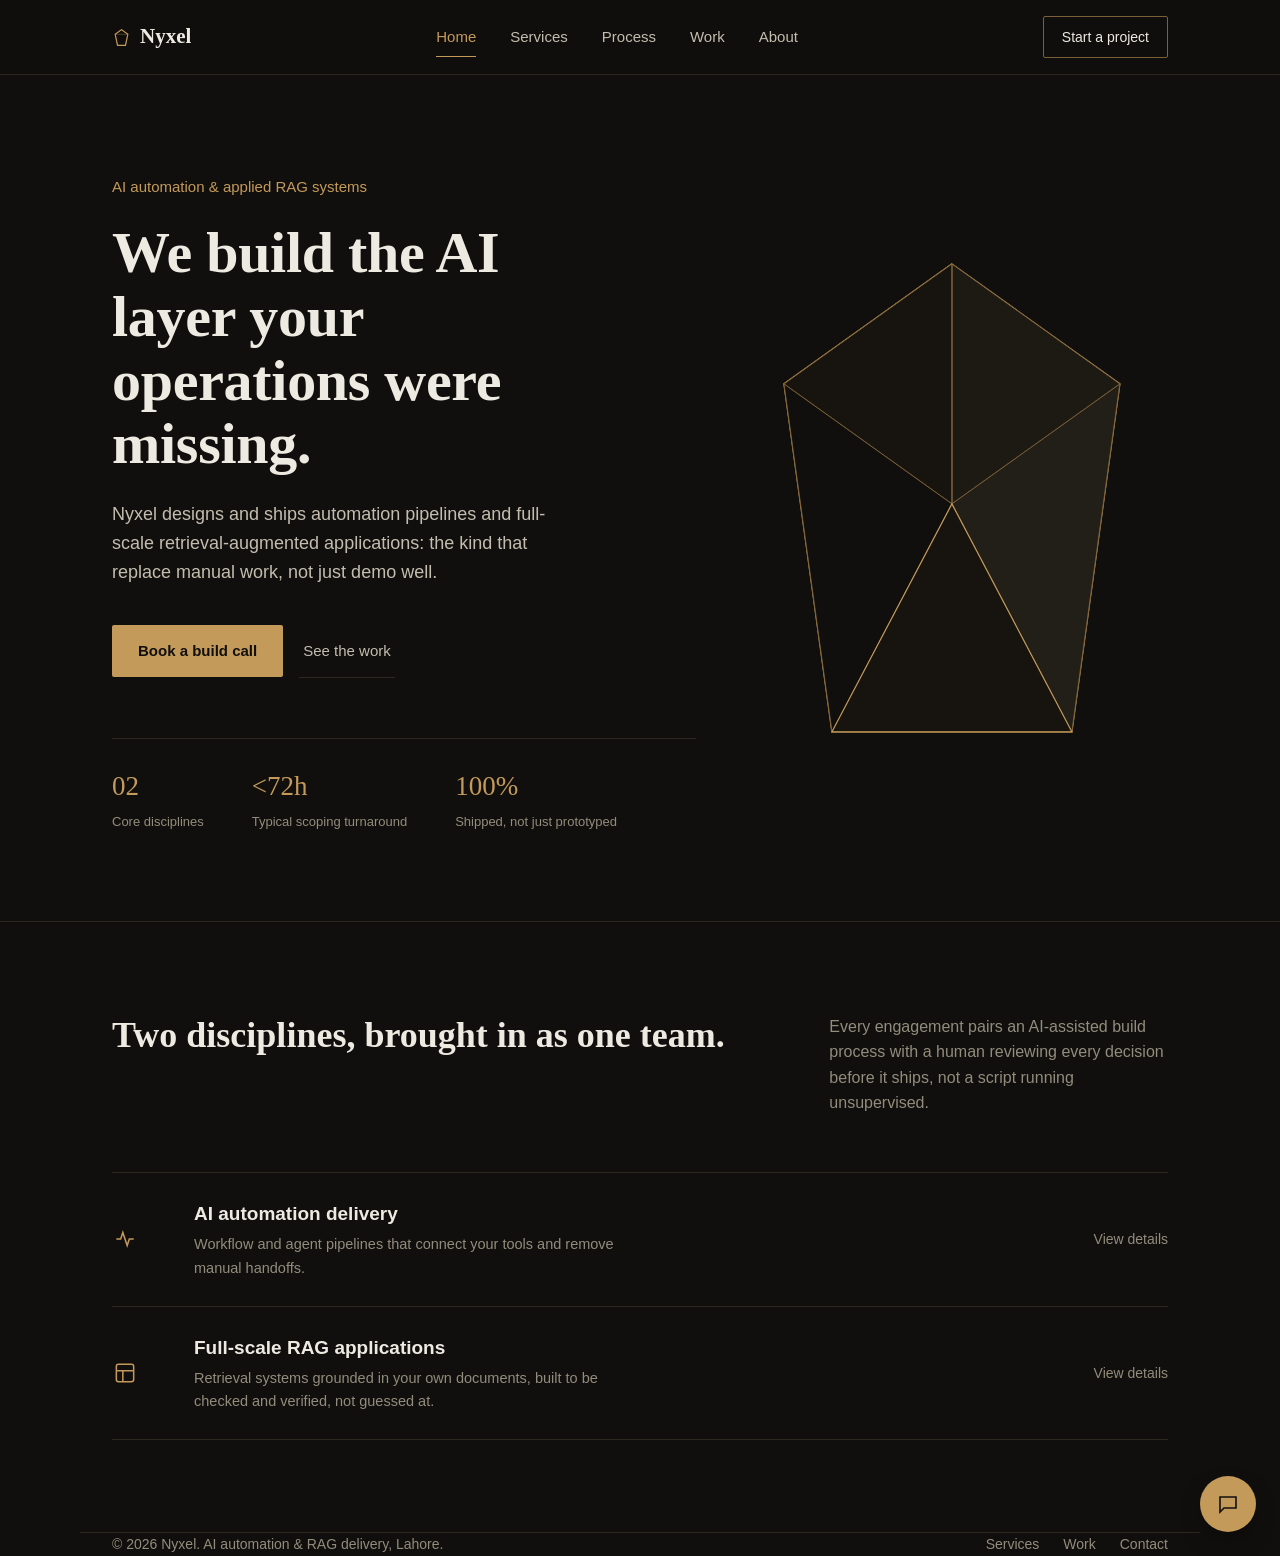
<file: index.html>
<!DOCTYPE html>
<html lang="en">
<head>
<meta charset="UTF-8">
<meta name="viewport" content="width=device-width, initial-scale=1.0">
<title>Home | Nyxel</title>
<meta name="description" content="Nyxel: AI automation delivery and full-scale RAG applications, built and shipped by a human-supervised team.">
<link rel="stylesheet" href="css/style.css">
</head>
<body>

<header>
  <nav class="wrap">
    <a class="logo" href="index.html">
      <svg viewBox="0 0 24 24" fill="none"><path d="M12 2L20 8L17 22H7L4 8L12 2Z" stroke="#C49A5A" stroke-width="1.4"/><path d="M12 2L20 8M12 2L4 8M20 8L17 22M20 8H4M4 8L7 22M7 22H17" stroke="#C49A5A" stroke-width="0.7" opacity="0.6"/></svg>
      Nyxel
    </a>
    <div class="navlinks">
      <a href="index.html" class="active">Home</a>
      <a href="services.html">Services</a>
      <a href="process.html">Process</a>
      <a href="work.html">Work</a>
      <a href="about.html">About</a>
    </div>
    <a class="nav-cta" href="contact.html">Start a project</a>
  </nav>
</header>


<section class="hero">
  <div class="wrap">
    <div class="hero-grid">
      <div>
        <div class="eyebrow">AI automation &amp; applied RAG systems</div>
        <h1>We build the AI layer your operations were missing.</h1>
        <p class="hero-sub">Nyxel designs and ships automation pipelines and full-scale retrieval-augmented applications: the kind that replace manual work, not just demo well.</p>
        <div class="hero-actions">
          <a class="btn-primary" href="contact.html">Book a build call</a>
          <a class="btn-ghost" href="work.html">See the work</a>
        </div>
        <div class="hero-meta">
          <div><div class="num">02</div><div class="lbl">Core disciplines</div></div>
          <div><div class="num">&lt;72h</div><div class="lbl">Typical scoping turnaround</div></div>
          <div><div class="num">100%</div><div class="lbl">Shipped, not just prototyped</div></div>
        </div>
      </div>
      <div>
        <svg class="facet-art" viewBox="0 0 360 420" fill="none">
          <polygon points="180,10 320,110 280,400 80,400 40,110" stroke="#C49A5A" stroke-width="1.2" fill="#17140F"/>
          <polygon points="180,10 320,110 180,210" fill="#1D1A14" stroke="#7C6038" stroke-width="0.8"/>
          <polygon points="180,10 40,110 180,210" fill="#17140F" stroke="#7C6038" stroke-width="0.8"/>
          <polygon points="40,110 180,210 80,400" fill="#100F0D" stroke="#7C6038" stroke-width="0.8"/>
          <polygon points="320,110 180,210 280,400" fill="#221F18" stroke="#7C6038" stroke-width="0.8"/>
          <polygon points="180,210 280,400 80,400" fill="#17140F" stroke="#C49A5A" stroke-width="1"/>
          <line x1="180" y1="10" x2="180" y2="210" stroke="#C49A5A" stroke-width="0.6" opacity="0.5"/>
        </svg>
      </div>
    </div>
  </div>
</section>

<section class="preview">
  <div class="wrap">
    <div class="preview-intro">
      <h2>Two disciplines, brought in as one team.</h2>
      <p>Every engagement pairs an AI-assisted build process with a human reviewing every decision before it ships, not a script running unsupervised.</p>
    </div>
    <div class="preview-rows">
      <a class="preview-row" href="services.html#automation">
        <svg class="mark" viewBox="0 0 24 24" fill="none" stroke="currentColor" stroke-width="1.4"><path d="M4 12h4l2-6 4 12 2-6h4"/></svg>
        <div>
          <h3>AI automation delivery</h3>
          <p>Workflow and agent pipelines that connect your tools and remove manual handoffs.</p>
        </div>
        <div class="go">View details</div>
      </a>
      <a class="preview-row" href="services.html#rag">
        <svg class="mark" viewBox="0 0 24 24" fill="none" stroke="currentColor" stroke-width="1.4"><rect x="4" y="4" width="16" height="16" rx="2"/><path d="M4 10h16M10 10v10"/></svg>
        <div>
          <h3>Full-scale RAG applications</h3>
          <p>Retrieval systems grounded in your own documents, built to be checked and verified, not guessed at.</p>
        </div>
        <div class="go">View details</div>
      </a>
    </div>
  </div>
</section>


<footer class="wrap">
  <div>&copy; 2026 Nyxel. AI automation &amp; RAG delivery, Lahore.</div>
  <div class="foot-links">
    <a href="services.html">Services</a>
    <a href="work.html">Work</a>
    <a href="contact.html">Contact</a>
  </div>
</footer>

<div id="faq-widget">
  <button id="faq-toggle" aria-label="Open chat" aria-expanded="false">
    <svg id="faq-icon-open" viewBox="0 0 24 24" fill="none" stroke="currentColor" stroke-width="1.6"><path d="M4 5h16v11H8l-4 4V5z"/></svg>
    <svg id="faq-icon-close" viewBox="0 0 24 24" fill="none" stroke="currentColor" stroke-width="1.6" style="display:none"><path d="M6 6l12 12M18 6L6 18"/></svg>
  </button>

  <div id="faq-panel" role="dialog" aria-label="Nyxel FAQ chat">
    <div id="faq-header">
      <div>
        <div id="faq-title">Ask Nyxel</div>
        <div id="faq-subtitle">Rates, process, and services: quick answers</div>
      </div>
    </div>
    <div id="faq-messages"></div>
    <div id="faq-chips"></div>
    <form id="faq-form">
      <input id="faq-input" type="text" placeholder="Ask about pricing, RAG, timelines…" autocomplete="off">
      <button type="submit" aria-label="Send">
        <svg viewBox="0 0 24 24" fill="none" stroke="currentColor" stroke-width="1.8"><path d="M4 12h16M13 5l7 7-7 7"/></svg>
      </button>
    </form>
  </div>
</div>

<script src="js/script.js"></script>
</body>
</html>
</file>
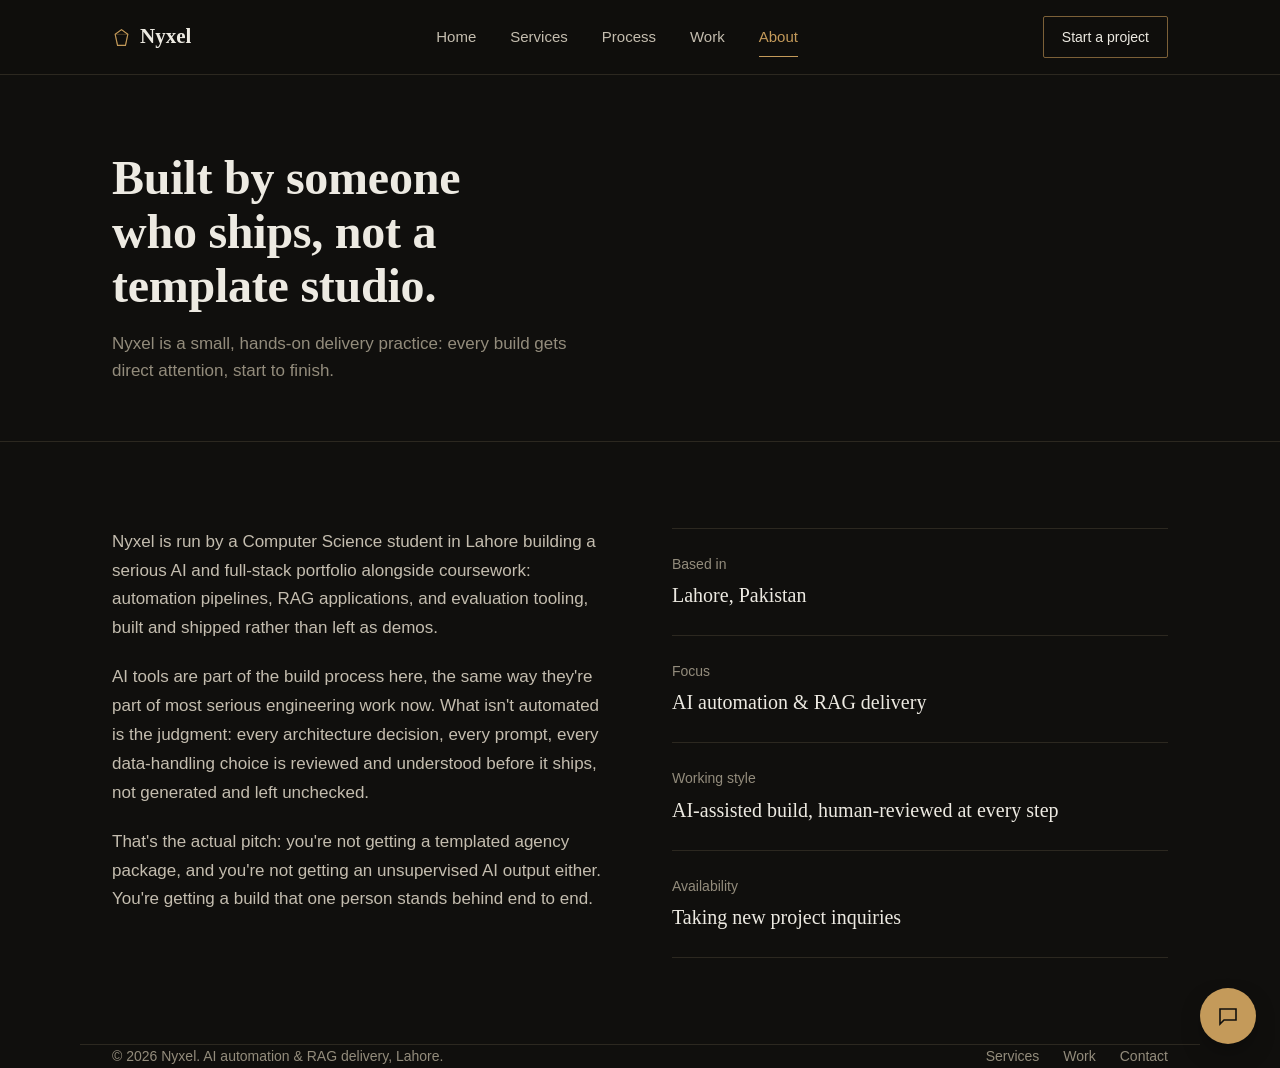
<file: about.html>
<!DOCTYPE html>
<html lang="en">
<head>
<meta charset="UTF-8">
<meta name="viewport" content="width=device-width, initial-scale=1.0">
<title>About | Nyxel</title>
<meta name="description" content="Who builds Nyxel, and how AI-assisted, human-reviewed delivery actually works.">
<link rel="stylesheet" href="css/style.css">
</head>
<body>

<header>
  <nav class="wrap">
    <a class="logo" href="index.html">
      <svg viewBox="0 0 24 24" fill="none"><path d="M12 2L20 8L17 22H7L4 8L12 2Z" stroke="#C49A5A" stroke-width="1.4"/><path d="M12 2L20 8M12 2L4 8M20 8L17 22M20 8H4M4 8L7 22M7 22H17" stroke="#C49A5A" stroke-width="0.7" opacity="0.6"/></svg>
      Nyxel
    </a>
    <div class="navlinks">
      <a href="index.html">Home</a>
      <a href="services.html">Services</a>
      <a href="process.html">Process</a>
      <a href="work.html">Work</a>
      <a href="about.html" class="active">About</a>
    </div>
    <a class="nav-cta" href="contact.html">Start a project</a>
  </nav>
</header>


<section class="page-header">
  <div class="wrap">
    <h1>Built by someone who ships, not a template studio.</h1>
    <p>Nyxel is a small, hands-on delivery practice: every build gets direct attention, start to finish.</p>
  </div>
</section>

<section class="about-body">
  <div class="wrap">
    <div class="about-grid">
      <div>
        <p>Nyxel is run by a Computer Science student in Lahore building a serious AI and full-stack portfolio alongside coursework: automation pipelines, RAG applications, and evaluation tooling, built and shipped rather than left as demos.</p>
        <p>AI tools are part of the build process here, the same way they're part of most serious engineering work now. What isn't automated is the judgment: every architecture decision, every prompt, every data-handling choice is reviewed and understood before it ships, not generated and left unchecked.</p>
        <p>That's the actual pitch: you're not getting a templated agency package, and you're not getting an unsupervised AI output either. You're getting a build that one person stands behind end to end.</p>
      </div>
      <div class="about-stats">
        <div class="about-stat">
          <div class="lbl">Based in</div>
          <div class="val">Lahore, Pakistan</div>
        </div>
        <div class="about-stat">
          <div class="lbl">Focus</div>
          <div class="val">AI automation &amp; RAG delivery</div>
        </div>
        <div class="about-stat">
          <div class="lbl">Working style</div>
          <div class="val">AI-assisted build, human-reviewed at every step</div>
        </div>
        <div class="about-stat">
          <div class="lbl">Availability</div>
          <div class="val">Taking new project inquiries</div>
        </div>
      </div>
    </div>
  </div>
</section>


<footer class="wrap">
  <div>&copy; 2026 Nyxel. AI automation &amp; RAG delivery, Lahore.</div>
  <div class="foot-links">
    <a href="services.html">Services</a>
    <a href="work.html">Work</a>
    <a href="contact.html">Contact</a>
  </div>
</footer>

<div id="faq-widget">
  <button id="faq-toggle" aria-label="Open chat" aria-expanded="false">
    <svg id="faq-icon-open" viewBox="0 0 24 24" fill="none" stroke="currentColor" stroke-width="1.6"><path d="M4 5h16v11H8l-4 4V5z"/></svg>
    <svg id="faq-icon-close" viewBox="0 0 24 24" fill="none" stroke="currentColor" stroke-width="1.6" style="display:none"><path d="M6 6l12 12M18 6L6 18"/></svg>
  </button>

  <div id="faq-panel" role="dialog" aria-label="Nyxel FAQ chat">
    <div id="faq-header">
      <div>
        <div id="faq-title">Ask Nyxel</div>
        <div id="faq-subtitle">Rates, process, and services: quick answers</div>
      </div>
    </div>
    <div id="faq-messages"></div>
    <div id="faq-chips"></div>
    <form id="faq-form">
      <input id="faq-input" type="text" placeholder="Ask about pricing, RAG, timelines…" autocomplete="off">
      <button type="submit" aria-label="Send">
        <svg viewBox="0 0 24 24" fill="none" stroke="currentColor" stroke-width="1.8"><path d="M4 12h16M13 5l7 7-7 7"/></svg>
      </button>
    </form>
  </div>
</div>

<script src="js/script.js"></script>
</body>
</html>
</file>
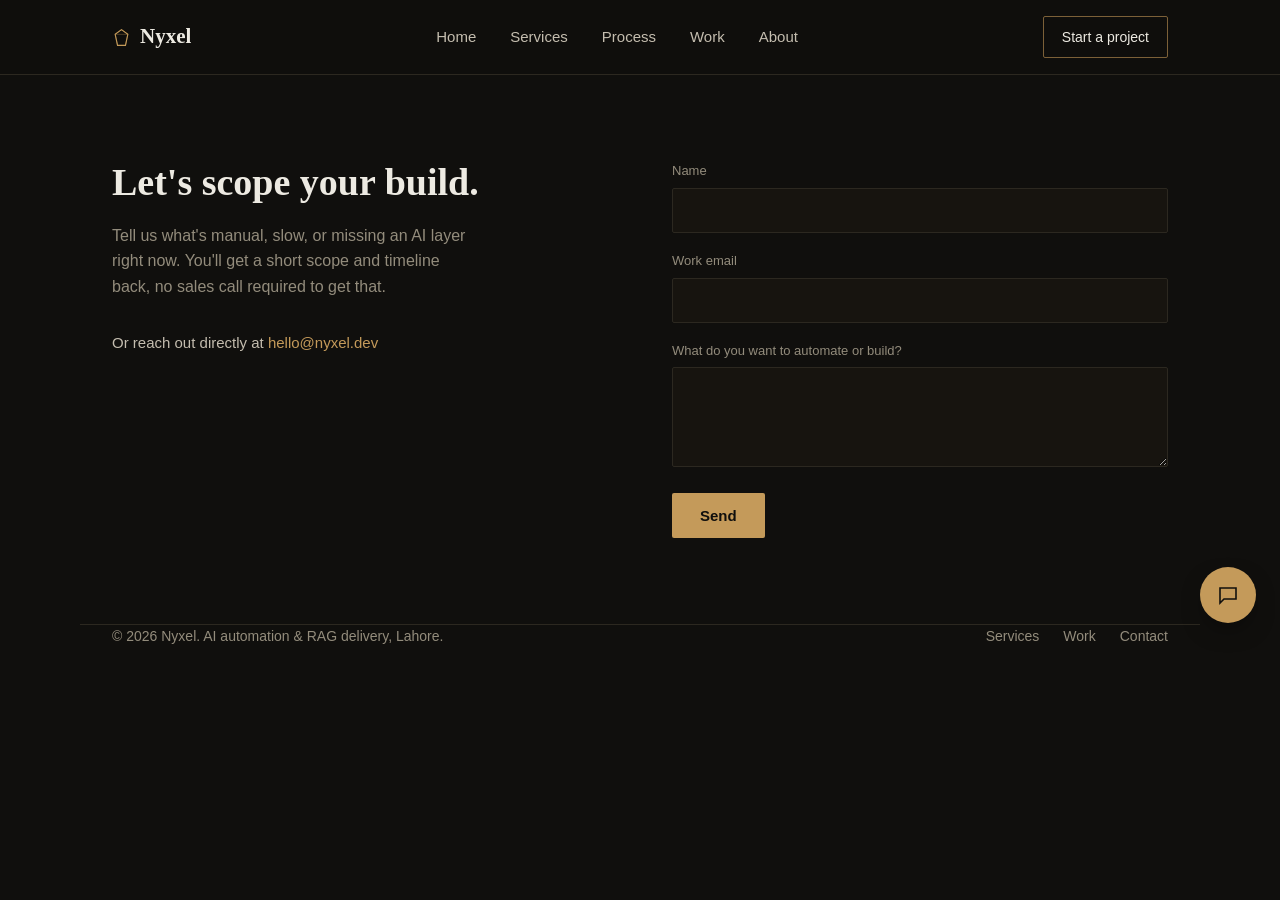
<file: contact.html>
<!DOCTYPE html>
<html lang="en">
<head>
<meta charset="UTF-8">
<meta name="viewport" content="width=device-width, initial-scale=1.0">
<title>Contact | Nyxel</title>
<meta name="description" content="Get in touch with Nyxel to scope an automation or RAG project.">
<link rel="stylesheet" href="css/style.css">
</head>
<body>

<header>
  <nav class="wrap">
    <a class="logo" href="index.html">
      <svg viewBox="0 0 24 24" fill="none"><path d="M12 2L20 8L17 22H7L4 8L12 2Z" stroke="#C49A5A" stroke-width="1.4"/><path d="M12 2L20 8M12 2L4 8M20 8L17 22M20 8H4M4 8L7 22M7 22H17" stroke="#C49A5A" stroke-width="0.7" opacity="0.6"/></svg>
      Nyxel
    </a>
    <div class="navlinks">
      <a href="index.html">Home</a>
      <a href="services.html">Services</a>
      <a href="process.html">Process</a>
      <a href="work.html">Work</a>
      <a href="about.html">About</a>
    </div>
    <a class="nav-cta" href="contact.html">Start a project</a>
  </nav>
</header>


<section id="contact">
  <div class="wrap">
    <div class="contact-grid">
      <div>
        <h2>Let's scope your build.</h2>
        <p>Tell us what's manual, slow, or missing an AI layer right now. You'll get a short scope and timeline back, no sales call required to get that.</p>
        <div class="contact-line">Or reach out directly at <a href="mailto:hello@nyxel.dev">hello@nyxel.dev</a></div>
      </div>
      <form id="contact-form" action="https://formspree.io/f/xeaoqwpd" method="POST">
        <div>
          <label for="name">Name</label>
          <input id="name" name="name" type="text" required>
        </div>
        <div>
          <label for="email">Work email</label>
          <input id="email" name="email" type="email" required>
        </div>
        <div>
          <label for="msg">What do you want to automate or build?</label>
          <textarea id="msg" name="message" required></textarea>
        </div>
        <button class="submit-btn" type="submit">Send</button>
      </form>
    </div>
  </div>
</section>


<footer class="wrap">
  <div>&copy; 2026 Nyxel. AI automation &amp; RAG delivery, Lahore.</div>
  <div class="foot-links">
    <a href="services.html">Services</a>
    <a href="work.html">Work</a>
    <a href="contact.html">Contact</a>
  </div>
</footer>

<div id="faq-widget">
  <button id="faq-toggle" aria-label="Open chat" aria-expanded="false">
    <svg id="faq-icon-open" viewBox="0 0 24 24" fill="none" stroke="currentColor" stroke-width="1.6"><path d="M4 5h16v11H8l-4 4V5z"/></svg>
    <svg id="faq-icon-close" viewBox="0 0 24 24" fill="none" stroke="currentColor" stroke-width="1.6" style="display:none"><path d="M6 6l12 12M18 6L6 18"/></svg>
  </button>

  <div id="faq-panel" role="dialog" aria-label="Nyxel FAQ chat">
    <div id="faq-header">
      <div>
        <div id="faq-title">Ask Nyxel</div>
        <div id="faq-subtitle">Rates, process, and services: quick answers</div>
      </div>
    </div>
    <div id="faq-messages"></div>
    <div id="faq-chips"></div>
    <form id="faq-form">
      <input id="faq-input" type="text" placeholder="Ask about pricing, RAG, timelines…" autocomplete="off">
      <button type="submit" aria-label="Send">
        <svg viewBox="0 0 24 24" fill="none" stroke="currentColor" stroke-width="1.8"><path d="M4 12h16M13 5l7 7-7 7"/></svg>
      </button>
    </form>
  </div>
</div>

<script src="js/script.js"></script>
</body>
</html>
</file>
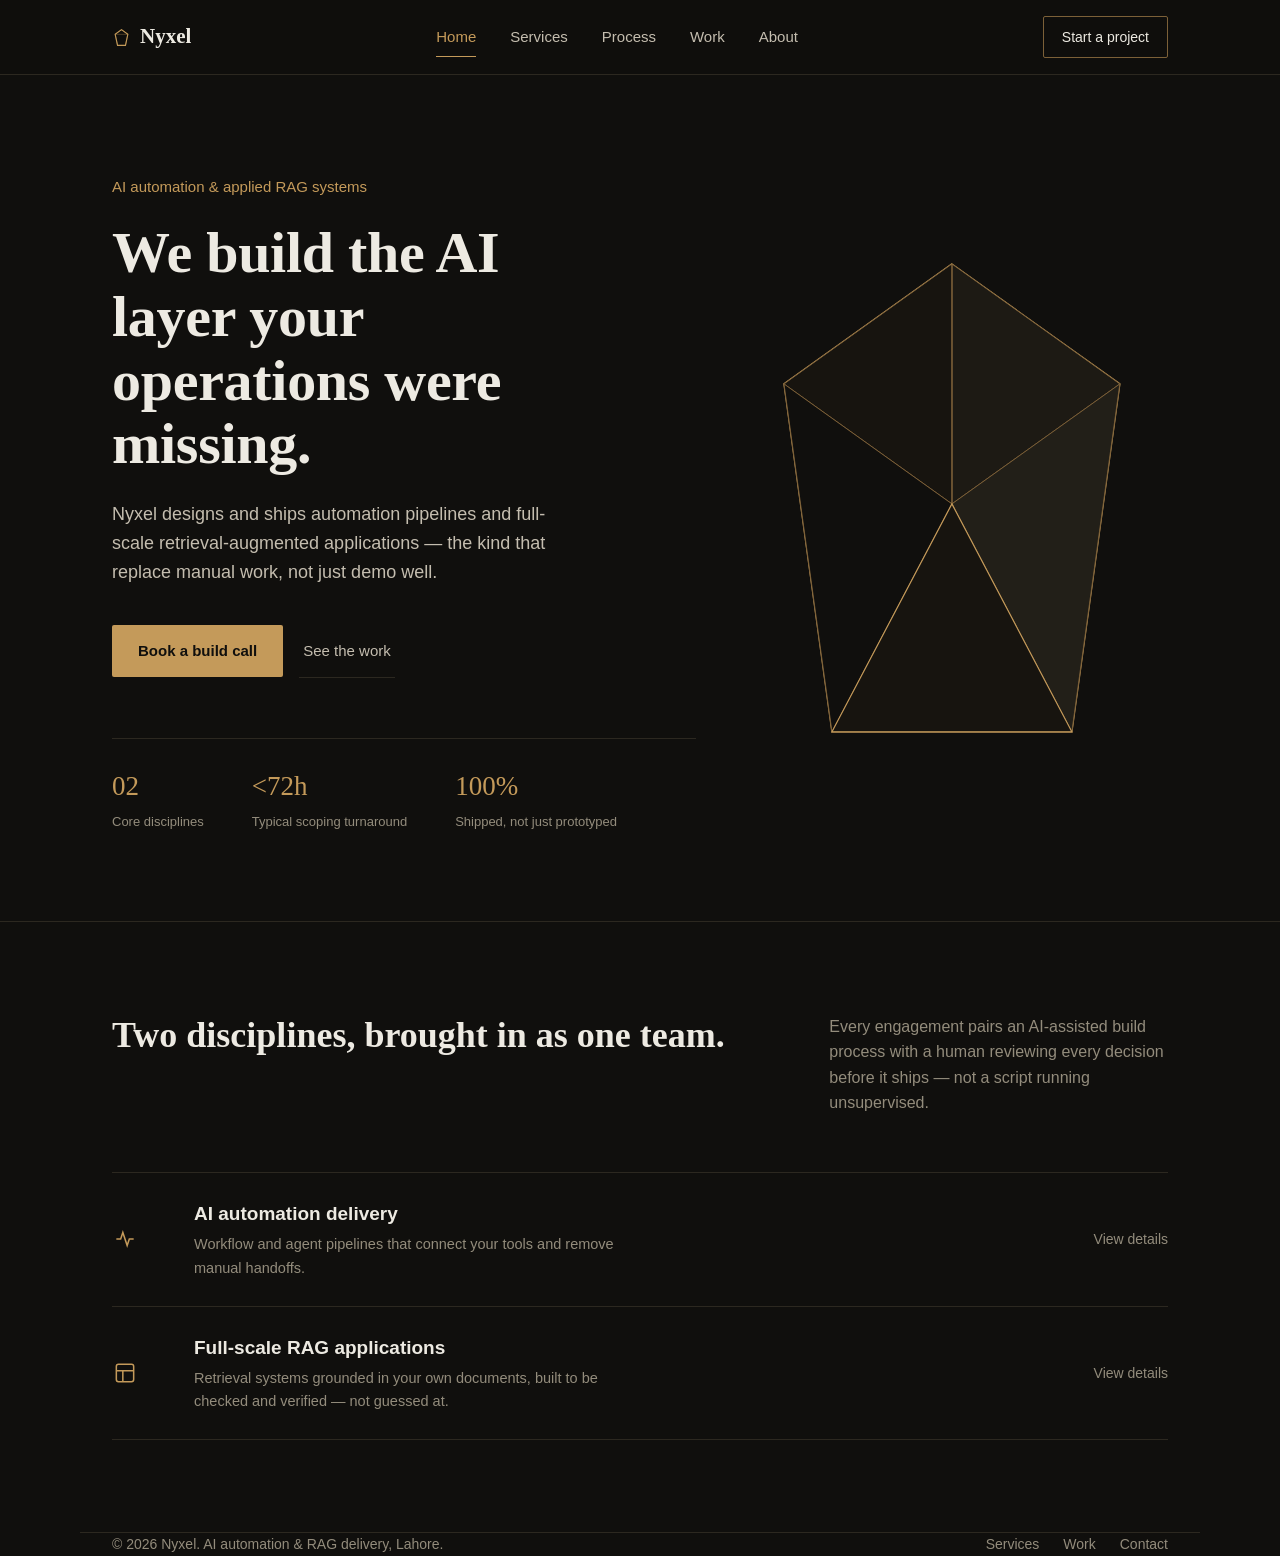
<file: nyxekindex.html>
<!DOCTYPE html>
<html lang="en">
<head>
<meta charset="UTF-8">
<meta name="viewport" content="width=device-width, initial-scale=1.0">
<title>Home:Nyxel</title>
<meta name="description" content="Nyxel — AI automation delivery and full-scale RAG applications, built and shipped by a human-supervised team.">
<link rel="stylesheet" href="css/style.css">
</head>
<body>

<header>
  <nav class="wrap">
    <a class="logo" href="index.html">
      <svg viewBox="0 0 24 24" fill="none"><path d="M12 2L20 8L17 22H7L4 8L12 2Z" stroke="#C49A5A" stroke-width="1.4"/><path d="M12 2L20 8M12 2L4 8M20 8L17 22M20 8H4M4 8L7 22M7 22H17" stroke="#C49A5A" stroke-width="0.7" opacity="0.6"/></svg>
      Nyxel
    </a>
    <div class="navlinks">
      <a href="index.html" class="active">Home</a>
      <a href="services.html">Services</a>
      <a href="process.html">Process</a>
      <a href="work.html">Work</a>
      <a href="about.html">About</a>
    </div>
    <a class="nav-cta" href="contact.html">Start a project</a>
  </nav>
</header>


<section class="hero">
  <div class="wrap">
    <div class="hero-grid">
      <div>
        <div class="eyebrow">AI automation &amp; applied RAG systems</div>
        <h1>We build the AI layer your operations were missing.</h1>
        <p class="hero-sub">Nyxel designs and ships automation pipelines and full-scale retrieval-augmented applications — the kind that replace manual work, not just demo well.</p>
        <div class="hero-actions">
          <a class="btn-primary" href="contact.html">Book a build call</a>
          <a class="btn-ghost" href="work.html">See the work</a>
        </div>
        <div class="hero-meta">
          <div><div class="num">02</div><div class="lbl">Core disciplines</div></div>
          <div><div class="num">&lt;72h</div><div class="lbl">Typical scoping turnaround</div></div>
          <div><div class="num">100%</div><div class="lbl">Shipped, not just prototyped</div></div>
        </div>
      </div>
      <div>
        <svg class="facet-art" viewBox="0 0 360 420" fill="none">
          <polygon points="180,10 320,110 280,400 80,400 40,110" stroke="#C49A5A" stroke-width="1.2" fill="#17140F"/>
          <polygon points="180,10 320,110 180,210" fill="#1D1A14" stroke="#7C6038" stroke-width="0.8"/>
          <polygon points="180,10 40,110 180,210" fill="#17140F" stroke="#7C6038" stroke-width="0.8"/>
          <polygon points="40,110 180,210 80,400" fill="#100F0D" stroke="#7C6038" stroke-width="0.8"/>
          <polygon points="320,110 180,210 280,400" fill="#221F18" stroke="#7C6038" stroke-width="0.8"/>
          <polygon points="180,210 280,400 80,400" fill="#17140F" stroke="#C49A5A" stroke-width="1"/>
          <line x1="180" y1="10" x2="180" y2="210" stroke="#C49A5A" stroke-width="0.6" opacity="0.5"/>
        </svg>
      </div>
    </div>
  </div>
</section>

<section class="preview">
  <div class="wrap">
    <div class="preview-intro">
      <h2>Two disciplines, brought in as one team.</h2>
      <p>Every engagement pairs an AI-assisted build process with a human reviewing every decision before it ships — not a script running unsupervised.</p>
    </div>
    <div class="preview-rows">
      <a class="preview-row" href="services.html#automation">
        <svg class="mark" viewBox="0 0 24 24" fill="none" stroke="currentColor" stroke-width="1.4"><path d="M4 12h4l2-6 4 12 2-6h4"/></svg>
        <div>
          <h3>AI automation delivery</h3>
          <p>Workflow and agent pipelines that connect your tools and remove manual handoffs.</p>
        </div>
        <div class="go">View details</div>
      </a>
      <a class="preview-row" href="services.html#rag">
        <svg class="mark" viewBox="0 0 24 24" fill="none" stroke="currentColor" stroke-width="1.4"><rect x="4" y="4" width="16" height="16" rx="2"/><path d="M4 10h16M10 10v10"/></svg>
        <div>
          <h3>Full-scale RAG applications</h3>
          <p>Retrieval systems grounded in your own documents, built to be checked and verified — not guessed at.</p>
        </div>
        <div class="go">View details</div>
      </a>
    </div>
  </div>
</section>


<footer class="wrap">
  <div>&copy; 2026 Nyxel. AI automation &amp; RAG delivery, Lahore.</div>
  <div class="foot-links">
    <a href="services.html">Services</a>
    <a href="work.html">Work</a>
    <a href="contact.html">Contact</a>
  </div>
</footer>

<script src="js/script.js"></script>
</body>
</html>
</file>
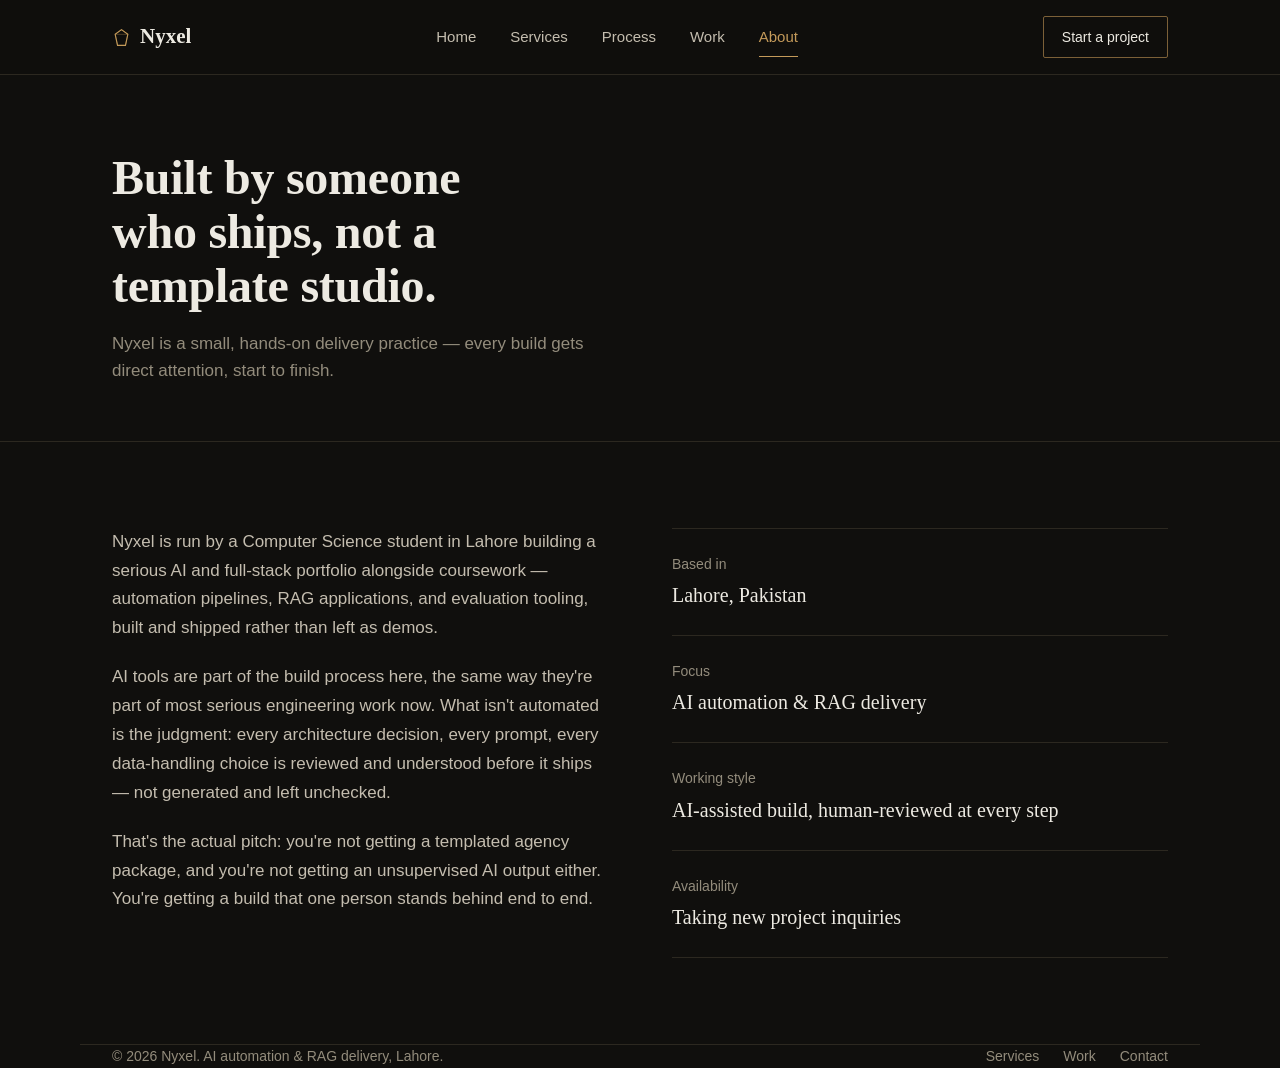
<file: nyxelabout.html>
<!DOCTYPE html>
<html lang="en">
<head>
<meta charset="UTF-8">
<meta name="viewport" content="width=device-width, initial-scale=1.0">
<title>About:Nyxel</title>
<meta name="description" content="Who builds Nyxel, and how AI-assisted, human-reviewed delivery actually works.">
<link rel="stylesheet" href="css/style.css">
</head>
<body>

<header>
  <nav class="wrap">
    <a class="logo" href="index.html">
      <svg viewBox="0 0 24 24" fill="none"><path d="M12 2L20 8L17 22H7L4 8L12 2Z" stroke="#C49A5A" stroke-width="1.4"/><path d="M12 2L20 8M12 2L4 8M20 8L17 22M20 8H4M4 8L7 22M7 22H17" stroke="#C49A5A" stroke-width="0.7" opacity="0.6"/></svg>
      Nyxel
    </a>
    <div class="navlinks">
      <a href="index.html">Home</a>
      <a href="services.html">Services</a>
      <a href="process.html">Process</a>
      <a href="work.html">Work</a>
      <a href="about.html" class="active">About</a>
    </div>
    <a class="nav-cta" href="contact.html">Start a project</a>
  </nav>
</header>


<section class="page-header">
  <div class="wrap">
    <h1>Built by someone who ships, not a template studio.</h1>
    <p>Nyxel is a small, hands-on delivery practice — every build gets direct attention, start to finish.</p>
  </div>
</section>

<section class="about-body">
  <div class="wrap">
    <div class="about-grid">
      <div>
        <p>Nyxel is run by a Computer Science student in Lahore building a serious AI and full-stack portfolio alongside coursework — automation pipelines, RAG applications, and evaluation tooling, built and shipped rather than left as demos.</p>
        <p>AI tools are part of the build process here, the same way they're part of most serious engineering work now. What isn't automated is the judgment: every architecture decision, every prompt, every data-handling choice is reviewed and understood before it ships — not generated and left unchecked.</p>
        <p>That's the actual pitch: you're not getting a templated agency package, and you're not getting an unsupervised AI output either. You're getting a build that one person stands behind end to end.</p>
      </div>
      <div class="about-stats">
        <div class="about-stat">
          <div class="lbl">Based in</div>
          <div class="val">Lahore, Pakistan</div>
        </div>
        <div class="about-stat">
          <div class="lbl">Focus</div>
          <div class="val">AI automation &amp; RAG delivery</div>
        </div>
        <div class="about-stat">
          <div class="lbl">Working style</div>
          <div class="val">AI-assisted build, human-reviewed at every step</div>
        </div>
        <div class="about-stat">
          <div class="lbl">Availability</div>
          <div class="val">Taking new project inquiries</div>
        </div>
      </div>
    </div>
  </div>
</section>


<footer class="wrap">
  <div>&copy; 2026 Nyxel. AI automation &amp; RAG delivery, Lahore.</div>
  <div class="foot-links">
    <a href="services.html">Services</a>
    <a href="work.html">Work</a>
    <a href="contact.html">Contact</a>
  </div>
</footer>

<script src="js/script.js"></script>
</body>
</html>
</file>
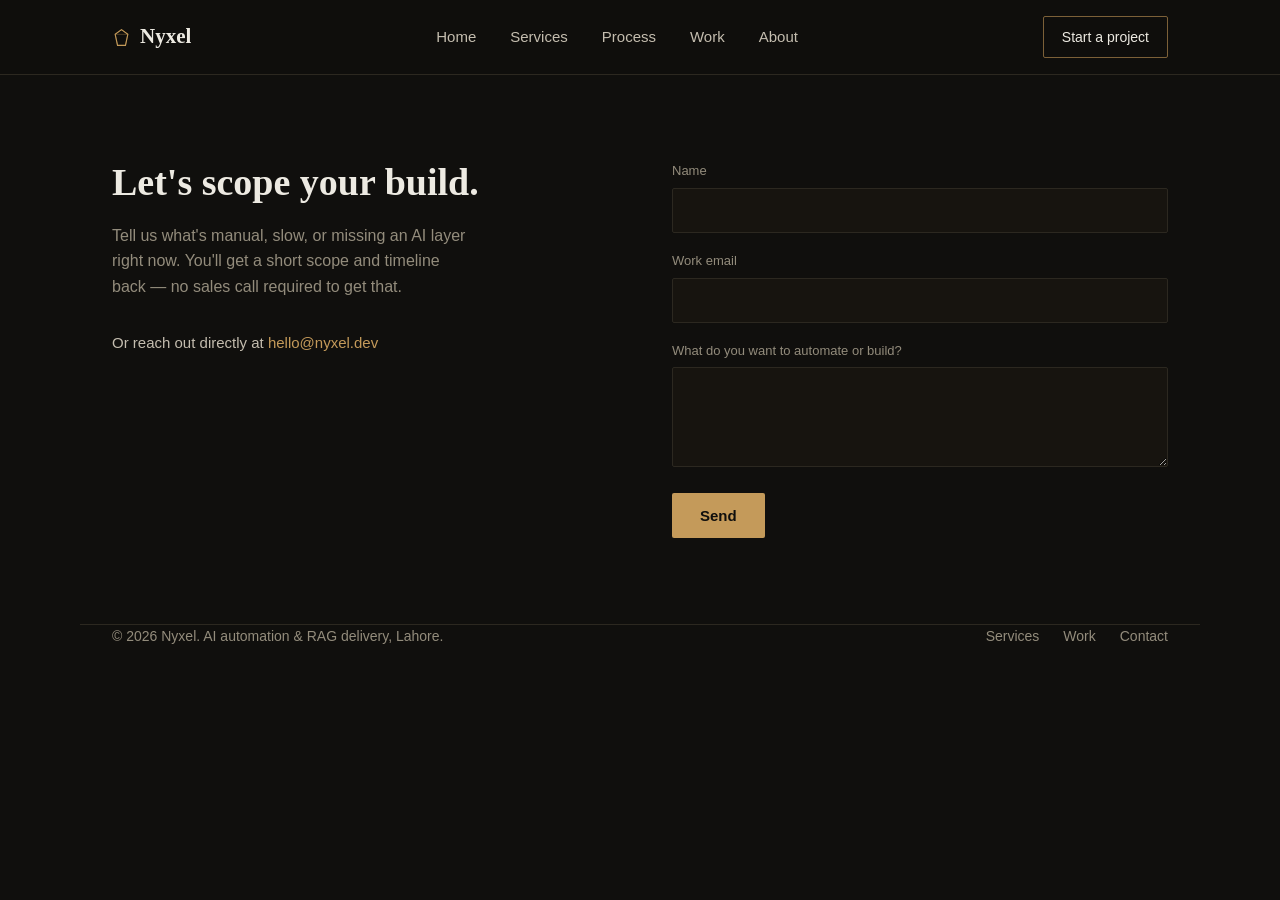
<file: nyxelcontact.html>
<!DOCTYPE html>
<html lang="en">
<head>
<meta charset="UTF-8">
<meta name="viewport" content="width=device-width, initial-scale=1.0">
<title>Contact:Nyxel</title>
<meta name="description" content="Get in touch with Nyxel to scope an automation or RAG project.">
<link rel="stylesheet" href="css/style.css">
</head>
<body>

<header>
  <nav class="wrap">
    <a class="logo" href="index.html">
      <svg viewBox="0 0 24 24" fill="none"><path d="M12 2L20 8L17 22H7L4 8L12 2Z" stroke="#C49A5A" stroke-width="1.4"/><path d="M12 2L20 8M12 2L4 8M20 8L17 22M20 8H4M4 8L7 22M7 22H17" stroke="#C49A5A" stroke-width="0.7" opacity="0.6"/></svg>
      Nyxel
    </a>
    <div class="navlinks">
      <a href="index.html">Home</a>
      <a href="services.html">Services</a>
      <a href="process.html">Process</a>
      <a href="work.html">Work</a>
      <a href="about.html">About</a>
    </div>
    <a class="nav-cta" href="contact.html">Start a project</a>
  </nav>
</header>


<section id="contact">
  <div class="wrap">
    <div class="contact-grid">
      <div>
        <h2>Let's scope your build.</h2>
        <p>Tell us what's manual, slow, or missing an AI layer right now. You'll get a short scope and timeline back — no sales call required to get that.</p>
        <div class="contact-line">Or reach out directly at <a href="mailto:hello@nyxel.dev">hello@nyxel.dev</a></div>
      </div>
      <form id="contact-form">
        <div>
          <label for="name">Name</label>
          <input id="name" type="text" required>
        </div>
        <div>
          <label for="email">Work email</label>
          <input id="email" type="email" required>
        </div>
        <div>
          <label for="msg">What do you want to automate or build?</label>
          <textarea id="msg" required></textarea>
        </div>
        <button class="submit-btn" type="submit">Send</button>
      </form>
    </div>
  </div>
</section>


<footer class="wrap">
  <div>&copy; 2026 Nyxel. AI automation &amp; RAG delivery, Lahore.</div>
  <div class="foot-links">
    <a href="services.html">Services</a>
    <a href="work.html">Work</a>
    <a href="contact.html">Contact</a>
  </div>
</footer>

<script src="js/script.js"></script>
</body>
</html>
</file>
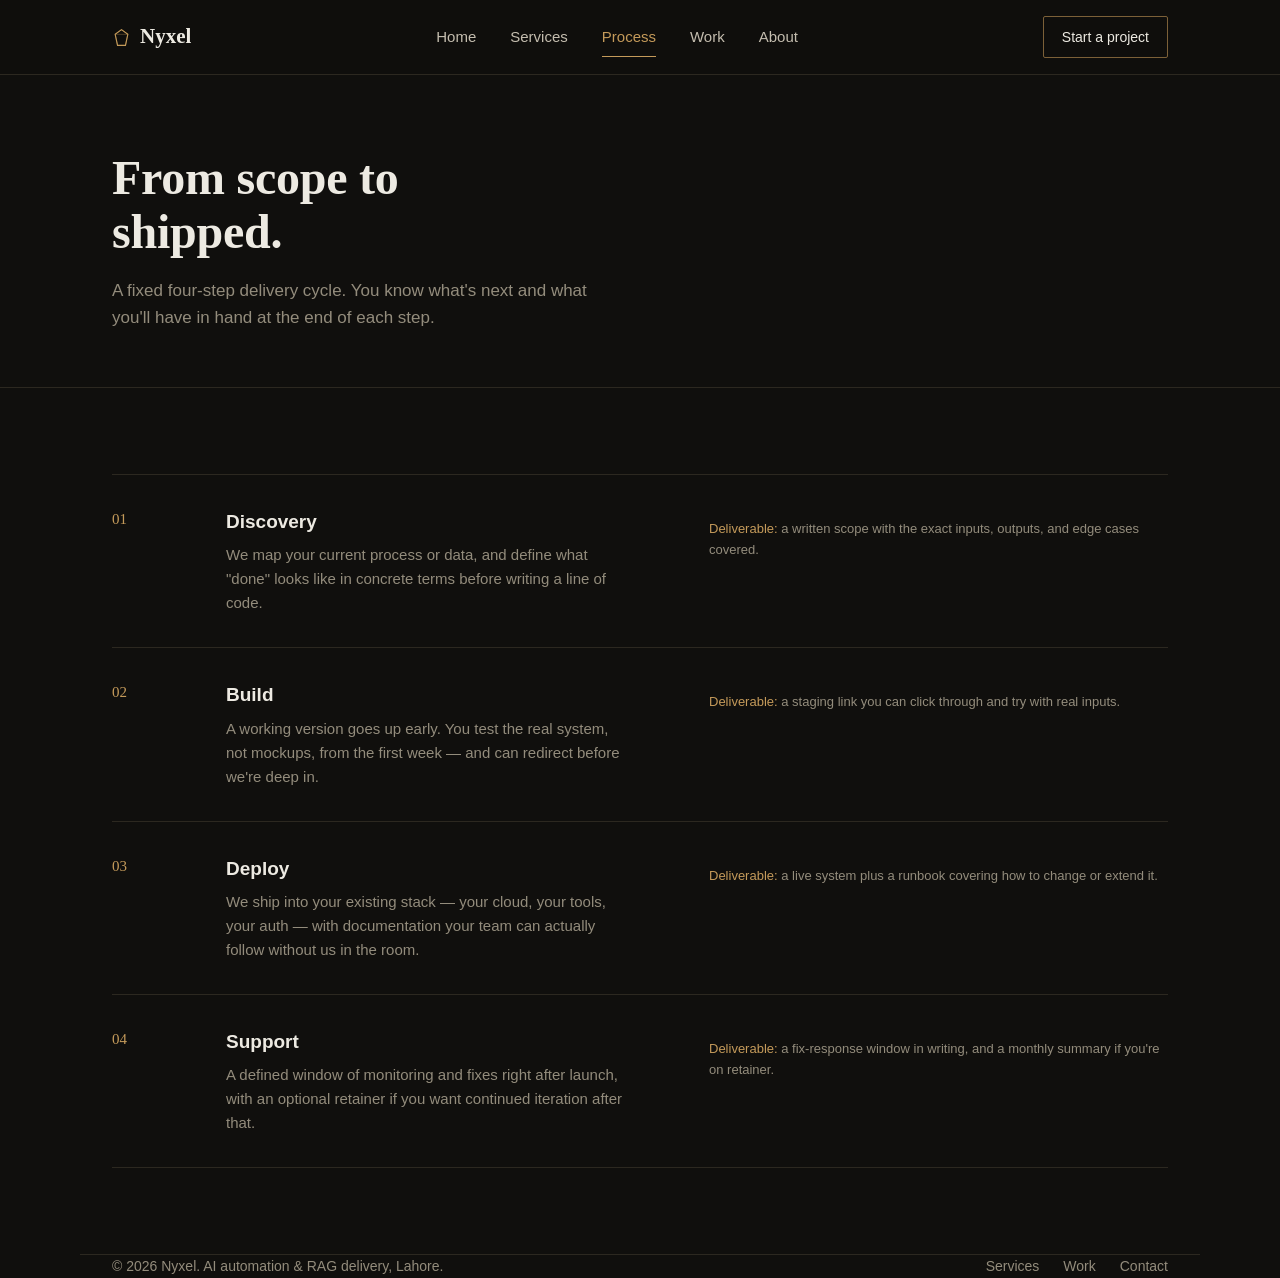
<file: nyxelprocess.html>
<!DOCTYPE html>
<html lang="en">
<head>
<meta charset="UTF-8">
<meta name="viewport" content="width=device-width, initial-scale=1.0">
<title>Process:Nyxel</title>
<meta name="description" content="How a Nyxel engagement runs, from initial scope through to post-launch support.">
<link rel="stylesheet" href="css/style.css">
</head>
<body>

<header>
  <nav class="wrap">
    <a class="logo" href="index.html">
      <svg viewBox="0 0 24 24" fill="none"><path d="M12 2L20 8L17 22H7L4 8L12 2Z" stroke="#C49A5A" stroke-width="1.4"/><path d="M12 2L20 8M12 2L4 8M20 8L17 22M20 8H4M4 8L7 22M7 22H17" stroke="#C49A5A" stroke-width="0.7" opacity="0.6"/></svg>
      Nyxel
    </a>
    <div class="navlinks">
      <a href="index.html">Home</a>
      <a href="services.html">Services</a>
      <a href="process.html" class="active">Process</a>
      <a href="work.html">Work</a>
      <a href="about.html">About</a>
    </div>
    <a class="nav-cta" href="contact.html">Start a project</a>
  </nav>
</header>


<section class="page-header">
  <div class="wrap">
    <h1>From scope to shipped.</h1>
    <p>A fixed four-step delivery cycle. You know what's next and what you'll have in hand at the end of each step.</p>
  </div>
</section>

<section class="process">
  <div class="wrap">
    <div class="process-row">
      <div class="process-num">01</div>
      <div>
        <h3>Discovery</h3>
        <p>We map your current process or data, and define what "done" looks like in concrete terms before writing a line of code.</p>
      </div>
      <div class="deliverable"><span>Deliverable:</span> a written scope with the exact inputs, outputs, and edge cases covered.</div>
    </div>
    <div class="process-row">
      <div class="process-num">02</div>
      <div>
        <h3>Build</h3>
        <p>A working version goes up early. You test the real system, not mockups, from the first week — and can redirect before we're deep in.</p>
      </div>
      <div class="deliverable"><span>Deliverable:</span> a staging link you can click through and try with real inputs.</div>
    </div>
    <div class="process-row">
      <div class="process-num">03</div>
      <div>
        <h3>Deploy</h3>
        <p>We ship into your existing stack — your cloud, your tools, your auth — with documentation your team can actually follow without us in the room.</p>
      </div>
      <div class="deliverable"><span>Deliverable:</span> a live system plus a runbook covering how to change or extend it.</div>
    </div>
    <div class="process-row">
      <div class="process-num">04</div>
      <div>
        <h3>Support</h3>
        <p>A defined window of monitoring and fixes right after launch, with an optional retainer if you want continued iteration after that.</p>
      </div>
      <div class="deliverable"><span>Deliverable:</span> a fix-response window in writing, and a monthly summary if you're on retainer.</div>
    </div>
  </div>
</section>


<footer class="wrap">
  <div>&copy; 2026 Nyxel. AI automation &amp; RAG delivery, Lahore.</div>
  <div class="foot-links">
    <a href="services.html">Services</a>
    <a href="work.html">Work</a>
    <a href="contact.html">Contact</a>
  </div>
</footer>

<script src="js/script.js"></script>
</body>
</html>
</file>
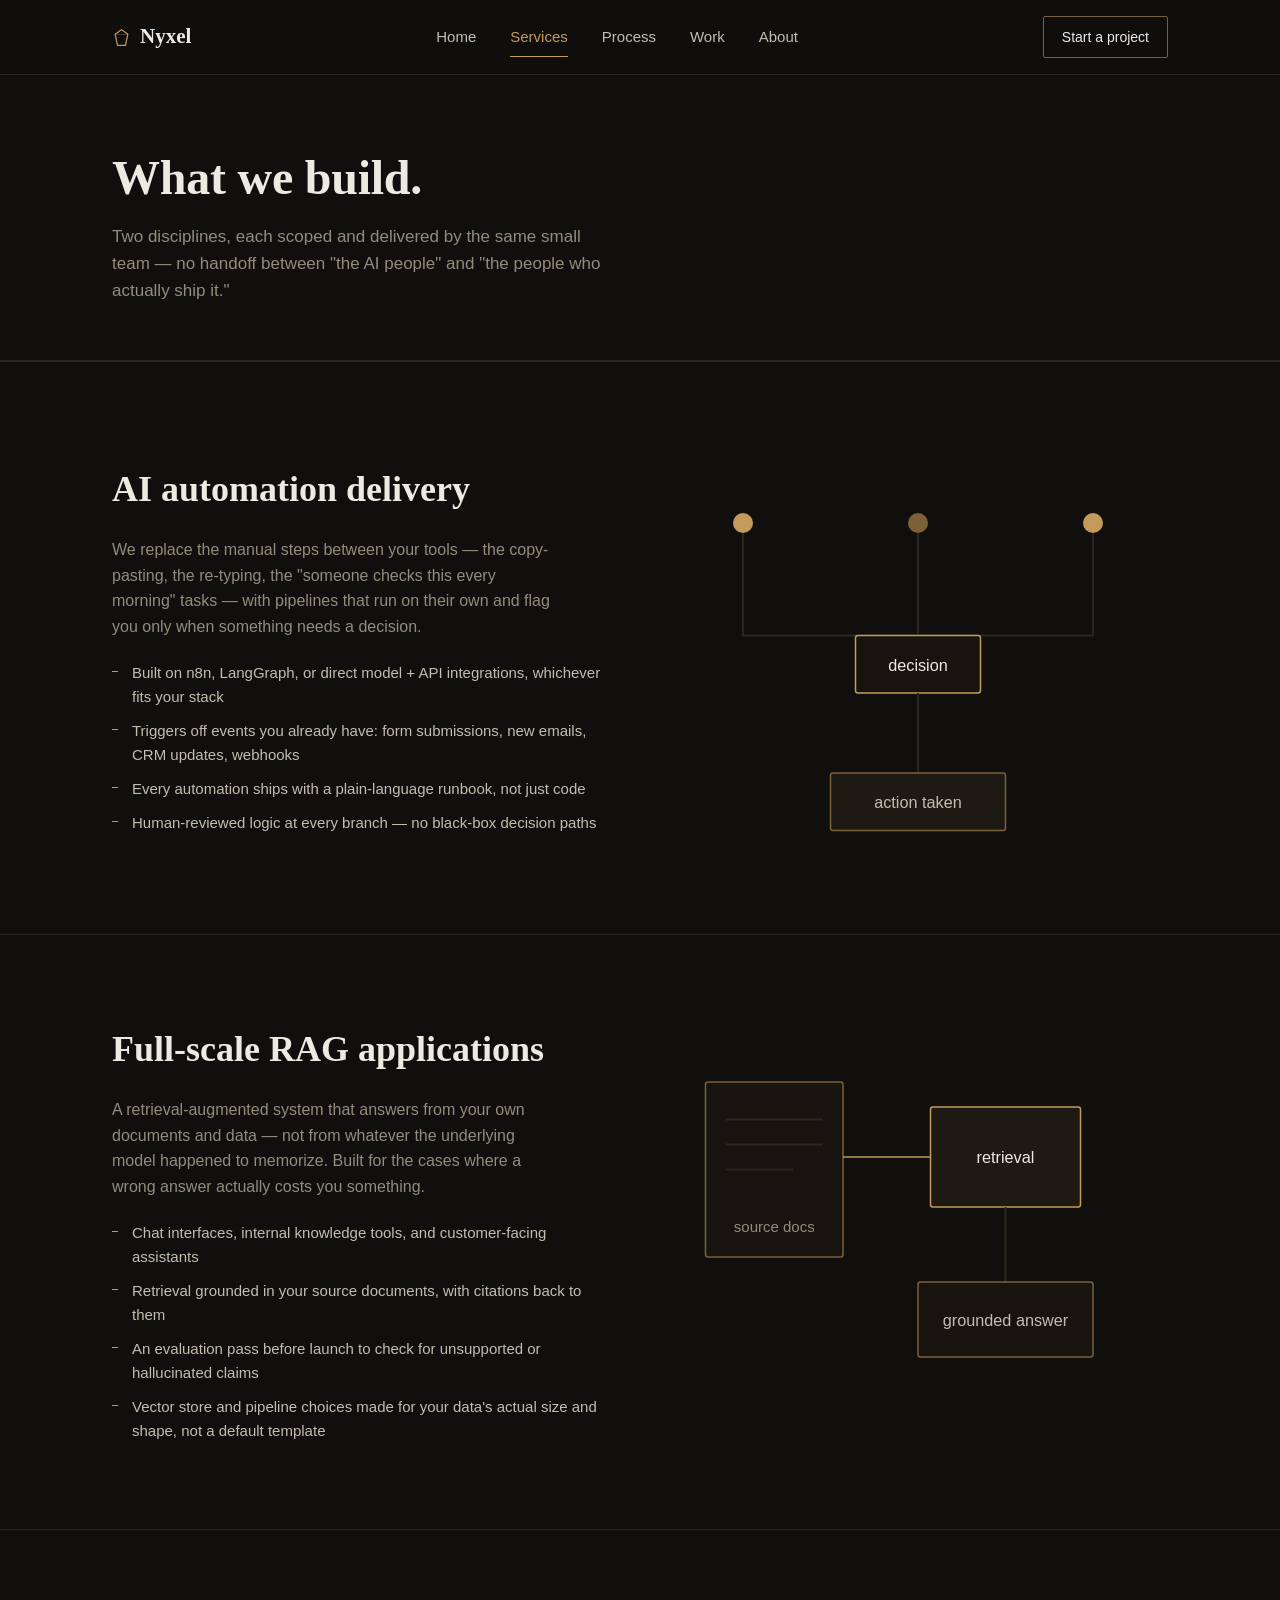
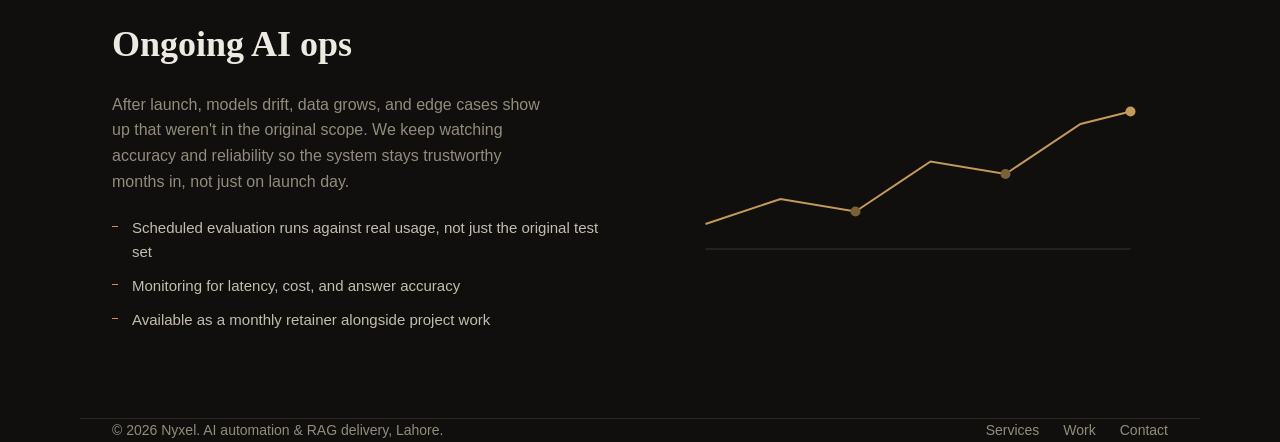
<file: nyxelservices.html>
<!DOCTYPE html>
<html lang="en">
<head>
<meta charset="UTF-8">
<meta name="viewport" content="width=device-width, initial-scale=1.0">
<title>Services:Nyxel</title>
<meta name="description" content="Nyxel's two disciplines — AI automation delivery and full-scale RAG applications — explained in detail.">
<link rel="stylesheet" href="css/style.css">
</head>
<body>

<header>
  <nav class="wrap">
    <a class="logo" href="index.html">
      <svg viewBox="0 0 24 24" fill="none"><path d="M12 2L20 8L17 22H7L4 8L12 2Z" stroke="#C49A5A" stroke-width="1.4"/><path d="M12 2L20 8M12 2L4 8M20 8L17 22M20 8H4M4 8L7 22M7 22H17" stroke="#C49A5A" stroke-width="0.7" opacity="0.6"/></svg>
      Nyxel
    </a>
    <div class="navlinks">
      <a href="index.html">Home</a>
      <a href="services.html" class="active">Services</a>
      <a href="process.html">Process</a>
      <a href="work.html">Work</a>
      <a href="about.html">About</a>
    </div>
    <a class="nav-cta" href="contact.html">Start a project</a>
  </nav>
</header>


<section class="page-header">
  <div class="wrap">
    <h1>What we build.</h1>
    <p>Two disciplines, each scoped and delivered by the same small team — no handoff between "the AI people" and "the people who actually ship it."</p>
  </div>
</section>

<section class="feature-block" id="automation">
  <div class="wrap">
    <div class="feature-grid">
      <div class="feature-copy">
        <h2>AI automation delivery</h2>
        <p>We replace the manual steps between your tools — the copy-pasting, the re-typing, the "someone checks this every morning" tasks — with pipelines that run on their own and flag you only when something needs a decision.</p>
        <ul class="feature-list">
          <li>Built on n8n, LangGraph, or direct model + API integrations, whichever fits your stack</li>
          <li>Triggers off events you already have: form submissions, new emails, CRM updates, webhooks</li>
          <li>Every automation ships with a plain-language runbook, not just code</li>
          <li>Human-reviewed logic at every branch — no black-box decision paths</li>
        </ul>
      </div>
      <div class="feature-art">
        <svg viewBox="0 0 400 320" fill="none">
          <circle cx="60" cy="60" r="8" fill="#C49A5A"/>
          <circle cx="200" cy="60" r="8" fill="#7C6038"/>
          <circle cx="340" cy="60" r="8" fill="#C49A5A"/>
          <path d="M60 68 V150 H200 V68" stroke="#2C2820" stroke-width="1.5" fill="none"/>
          <path d="M340 68 V150 H200" stroke="#2C2820" stroke-width="1.5" fill="none"/>
          <rect x="150" y="150" width="100" height="46" rx="2" stroke="#C49A5A" stroke-width="1.2" fill="#17140F"/>
          <text x="200" y="178" fill="#EDEAE2" font-size="13" text-anchor="middle" font-family="sans-serif">decision</text>
          <path d="M200 196 V260" stroke="#2C2820" stroke-width="1.5"/>
          <rect x="130" y="260" width="140" height="46" rx="2" stroke="#7C6038" stroke-width="1.2" fill="#1D1A14"/>
          <text x="200" y="288" fill="#C4BDAF" font-size="13" text-anchor="middle" font-family="sans-serif">action taken</text>
        </svg>
      </div>
    </div>
  </div>
</section>

<section class="feature-block" id="rag">
  <div class="wrap">
    <div class="feature-grid reverse">
      <div class="feature-copy">
        <h2>Full-scale RAG applications</h2>
        <p>A retrieval-augmented system that answers from your own documents and data — not from whatever the underlying model happened to memorize. Built for the cases where a wrong answer actually costs you something.</p>
        <ul class="feature-list">
          <li>Chat interfaces, internal knowledge tools, and customer-facing assistants</li>
          <li>Retrieval grounded in your source documents, with citations back to them</li>
          <li>An evaluation pass before launch to check for unsupported or hallucinated claims</li>
          <li>Vector store and pipeline choices made for your data's actual size and shape, not a default template</li>
        </ul>
      </div>
      <div class="feature-art">
        <svg viewBox="0 0 400 320" fill="none">
          <rect x="30" y="40" width="110" height="140" rx="2" stroke="#7C6038" stroke-width="1.2" fill="#17140F"/>
          <line x1="46" y1="70" x2="124" y2="70" stroke="#2C2820" stroke-width="1.5"/>
          <line x1="46" y1="90" x2="124" y2="90" stroke="#2C2820" stroke-width="1.5"/>
          <line x1="46" y1="110" x2="100" y2="110" stroke="#2C2820" stroke-width="1.5"/>
          <text x="85" y="160" fill="#938C7C" font-size="12" text-anchor="middle" font-family="sans-serif">source docs</text>
          <path d="M140 100 H210" stroke="#C49A5A" stroke-width="1.2"/>
          <rect x="210" y="60" width="120" height="80" rx="2" stroke="#C49A5A" stroke-width="1.2" fill="#1D1A14"/>
          <text x="270" y="105" fill="#EDEAE2" font-size="13" text-anchor="middle" font-family="sans-serif">retrieval</text>
          <path d="M270 140 V200" stroke="#2C2820" stroke-width="1.5"/>
          <rect x="200" y="200" width="140" height="60" rx="2" stroke="#7C6038" stroke-width="1.2" fill="#17140F"/>
          <text x="270" y="235" fill="#C4BDAF" font-size="13" text-anchor="middle" font-family="sans-serif">grounded answer</text>
        </svg>
      </div>
    </div>
  </div>
</section>

<section class="feature-block">
  <div class="wrap">
    <div class="feature-grid">
      <div class="feature-copy">
        <h2>Ongoing AI ops</h2>
        <p>After launch, models drift, data grows, and edge cases show up that weren't in the original scope. We keep watching accuracy and reliability so the system stays trustworthy months in, not just on launch day.</p>
        <ul class="feature-list">
          <li>Scheduled evaluation runs against real usage, not just the original test set</li>
          <li>Monitoring for latency, cost, and answer accuracy</li>
          <li>Available as a monthly retainer alongside project work</li>
        </ul>
      </div>
      <div class="feature-art">
        <svg viewBox="0 0 400 200" fill="none">
          <line x1="30" y1="160" x2="370" y2="160" stroke="#2C2820" stroke-width="1.2"/>
          <polyline points="30,140 90,120 150,130 210,90 270,100 330,60 370,50" stroke="#C49A5A" stroke-width="1.6" fill="none"/>
          <circle cx="150" cy="130" r="4" fill="#7C6038"/>
          <circle cx="270" cy="100" r="4" fill="#7C6038"/>
          <circle cx="370" cy="50" r="4" fill="#C49A5A"/>
        </svg>
      </div>
    </div>
  </div>
</section>


<footer class="wrap">
  <div>&copy; 2026 Nyxel. AI automation &amp; RAG delivery, Lahore.</div>
  <div class="foot-links">
    <a href="services.html">Services</a>
    <a href="work.html">Work</a>
    <a href="contact.html">Contact</a>
  </div>
</footer>

<script src="js/script.js"></script>
</body>
</html>
</file>
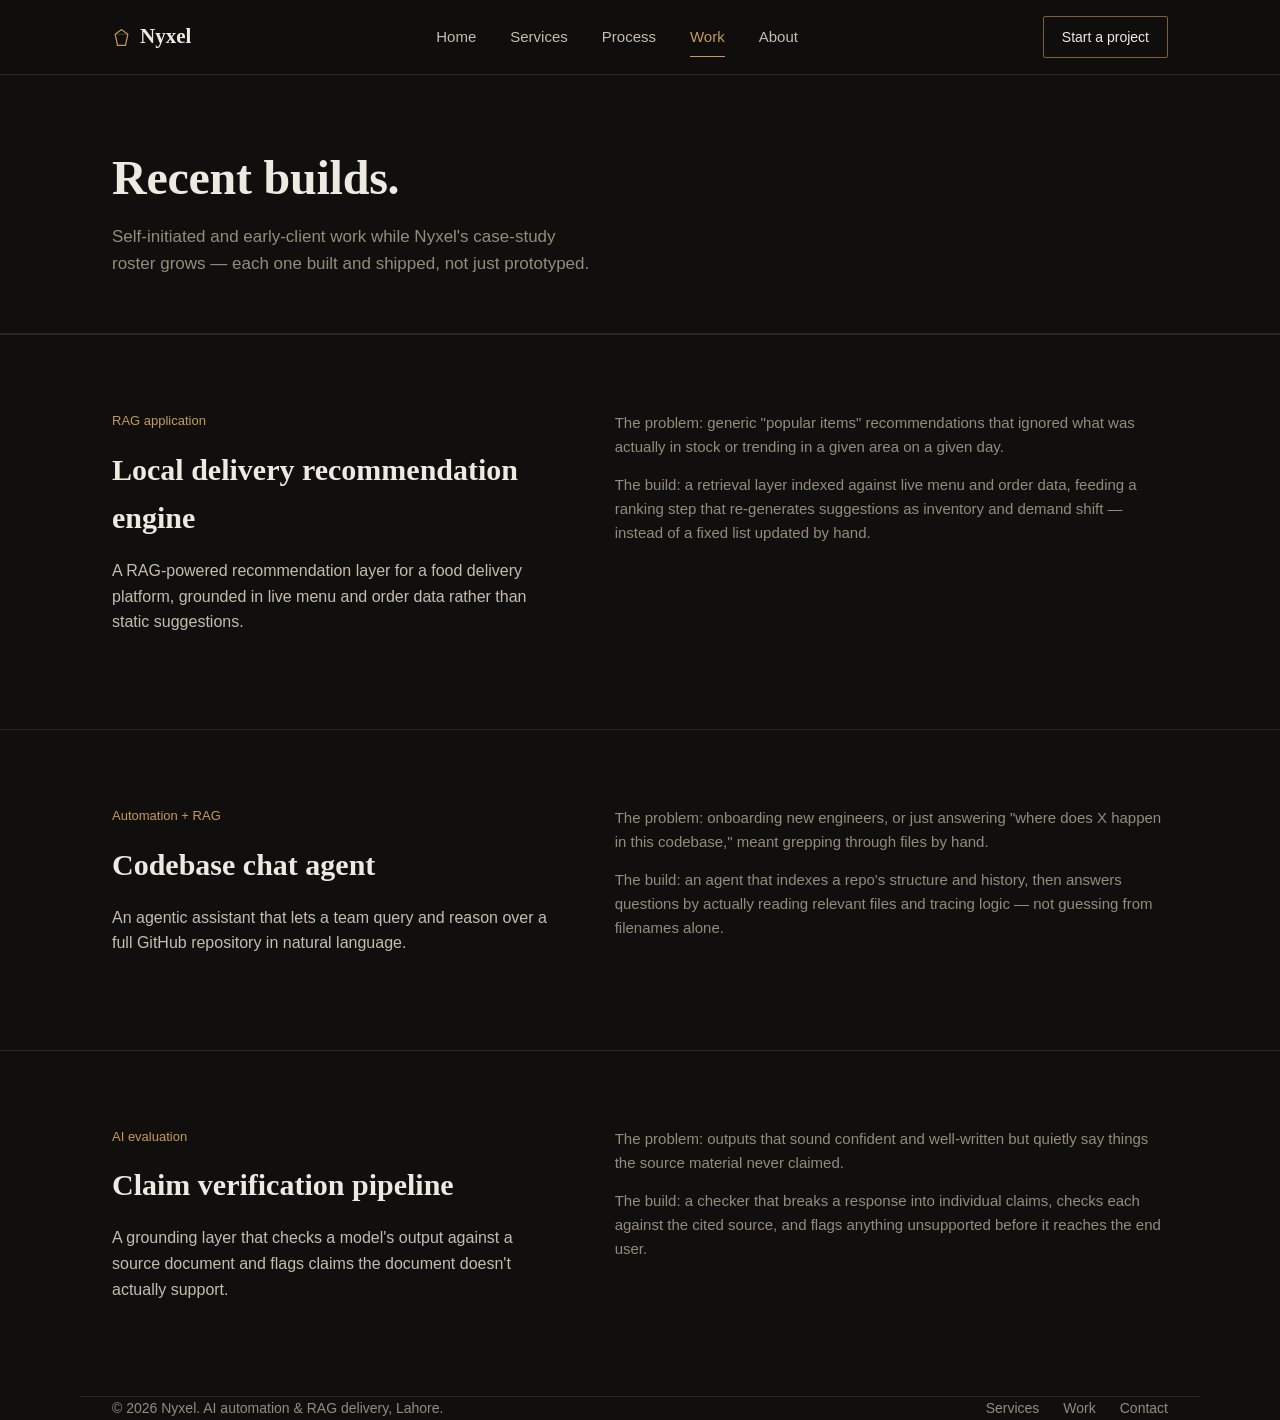
<file: nyxelwork.html>
<!DOCTYPE html>
<html lang="en">
<head>
<meta charset="UTF-8">
<meta name="viewport" content="width=device-width, initial-scale=1.0">
<title>Work:Nyxel</title>
<meta name="description" content="Recent builds from Nyxel — automation pipelines and RAG applications, explained in detail.">
<link rel="stylesheet" href="css/style.css">
</head>
<body>

<header>
  <nav class="wrap">
    <a class="logo" href="index.html">
      <svg viewBox="0 0 24 24" fill="none"><path d="M12 2L20 8L17 22H7L4 8L12 2Z" stroke="#C49A5A" stroke-width="1.4"/><path d="M12 2L20 8M12 2L4 8M20 8L17 22M20 8H4M4 8L7 22M7 22H17" stroke="#C49A5A" stroke-width="0.7" opacity="0.6"/></svg>
      Nyxel
    </a>
    <div class="navlinks">
      <a href="index.html">Home</a>
      <a href="services.html">Services</a>
      <a href="process.html">Process</a>
      <a href="work.html" class="active">Work</a>
      <a href="about.html">About</a>
    </div>
    <a class="nav-cta" href="contact.html">Start a project</a>
  </nav>
</header>


<section class="page-header">
  <div class="wrap">
    <h1>Recent builds.</h1>
    <p>Self-initiated and early-client work while Nyxel's case-study roster grows — each one built and shipped, not just prototyped.</p>
  </div>
</section>

<article class="case">
  <div class="wrap">
    <div class="case-grid">
      <div>
        <div class="case-tag">RAG application</div>
        <h2>Local delivery recommendation engine</h2>
        <p class="lede">A RAG-powered recommendation layer for a food delivery platform, grounded in live menu and order data rather than static suggestions.</p>
      </div>
      <div class="case-detail">
        <p>The problem: generic "popular items" recommendations that ignored what was actually in stock or trending in a given area on a given day.</p>
        <p>The build: a retrieval layer indexed against live menu and order data, feeding a ranking step that re-generates suggestions as inventory and demand shift — instead of a fixed list updated by hand.</p>
      </div>
    </div>
  </div>
</article>

<article class="case">
  <div class="wrap">
    <div class="case-grid">
      <div>
        <div class="case-tag">Automation + RAG</div>
        <h2>Codebase chat agent</h2>
        <p class="lede">An agentic assistant that lets a team query and reason over a full GitHub repository in natural language.</p>
      </div>
      <div class="case-detail">
        <p>The problem: onboarding new engineers, or just answering "where does X happen in this codebase," meant grepping through files by hand.</p>
        <p>The build: an agent that indexes a repo's structure and history, then answers questions by actually reading relevant files and tracing logic — not guessing from filenames alone.</p>
      </div>
    </div>
  </div>
</article>

<article class="case">
  <div class="wrap">
    <div class="case-grid">
      <div>
        <div class="case-tag">AI evaluation</div>
        <h2>Claim verification pipeline</h2>
        <p class="lede">A grounding layer that checks a model's output against a source document and flags claims the document doesn't actually support.</p>
      </div>
      <div class="case-detail">
        <p>The problem: outputs that sound confident and well-written but quietly say things the source material never claimed.</p>
        <p>The build: a checker that breaks a response into individual claims, checks each against the cited source, and flags anything unsupported before it reaches the end user.</p>
      </div>
    </div>
  </div>
</article>


<footer class="wrap">
  <div>&copy; 2026 Nyxel. AI automation &amp; RAG delivery, Lahore.</div>
  <div class="foot-links">
    <a href="services.html">Services</a>
    <a href="work.html">Work</a>
    <a href="contact.html">Contact</a>
  </div>
</footer>

<script src="js/script.js"></script>
</body>
</html>
</file>
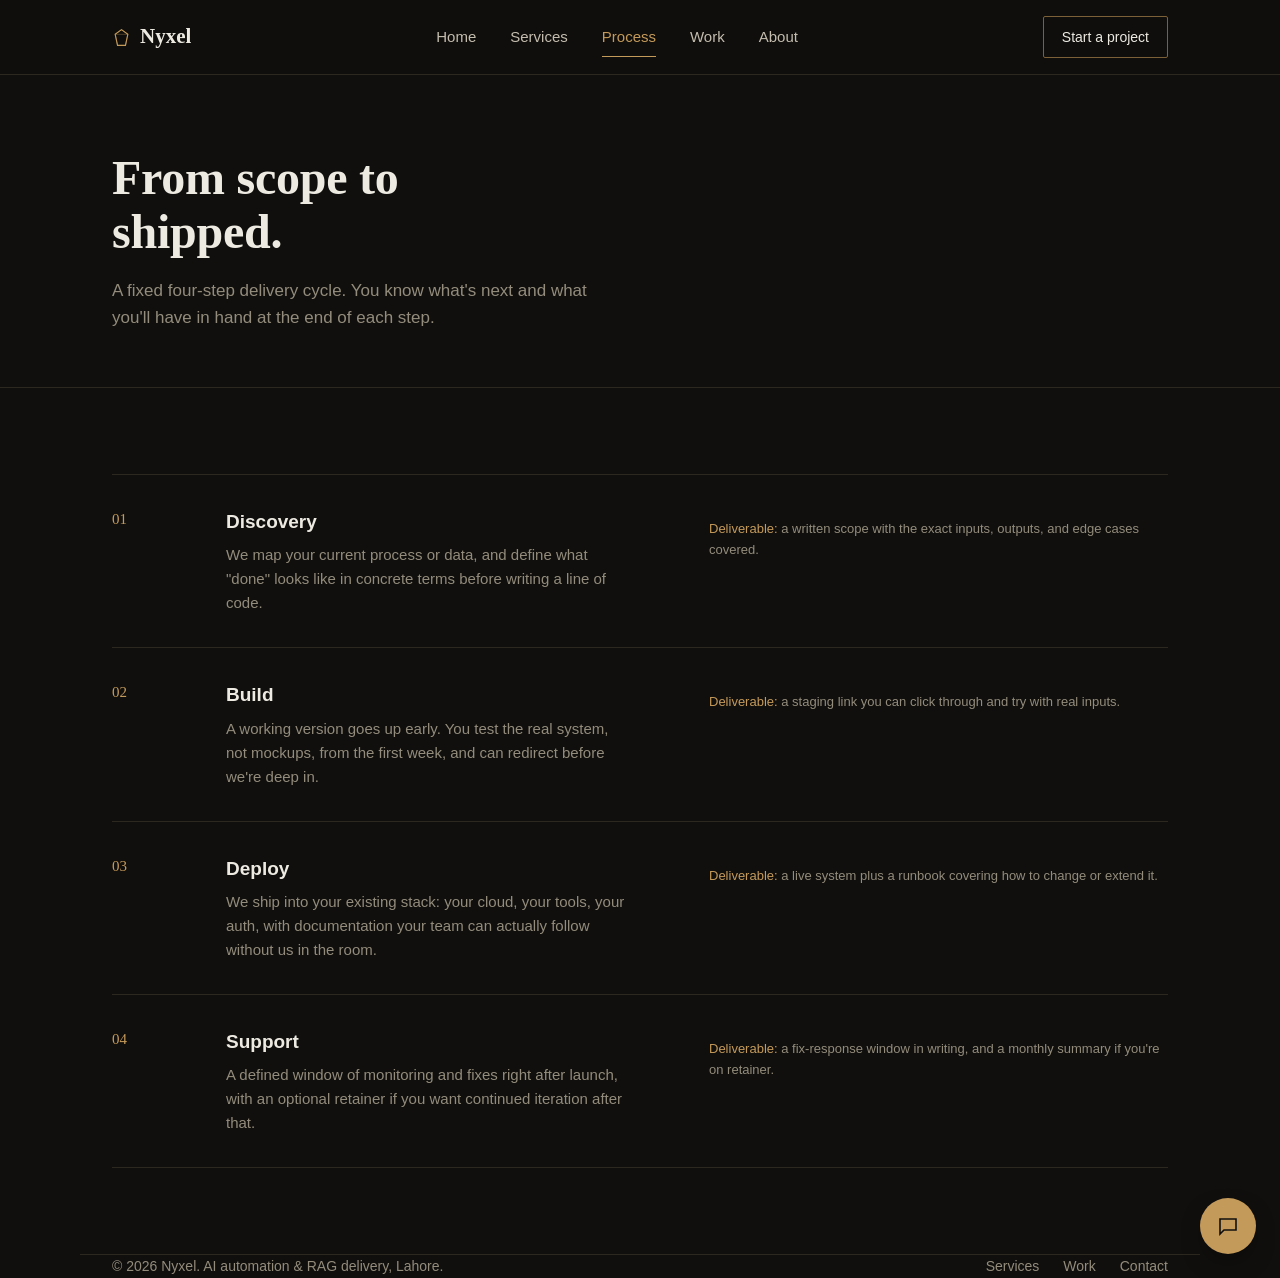
<file: process.html>
<!DOCTYPE html>
<html lang="en">
<head>
<meta charset="UTF-8">
<meta name="viewport" content="width=device-width, initial-scale=1.0">
<title>Process | Nyxel</title>
<meta name="description" content="How a Nyxel engagement runs, from initial scope through to post-launch support.">
<link rel="stylesheet" href="css/style.css">
</head>
<body>

<header>
  <nav class="wrap">
    <a class="logo" href="index.html">
      <svg viewBox="0 0 24 24" fill="none"><path d="M12 2L20 8L17 22H7L4 8L12 2Z" stroke="#C49A5A" stroke-width="1.4"/><path d="M12 2L20 8M12 2L4 8M20 8L17 22M20 8H4M4 8L7 22M7 22H17" stroke="#C49A5A" stroke-width="0.7" opacity="0.6"/></svg>
      Nyxel
    </a>
    <div class="navlinks">
      <a href="index.html">Home</a>
      <a href="services.html">Services</a>
      <a href="process.html" class="active">Process</a>
      <a href="work.html">Work</a>
      <a href="about.html">About</a>
    </div>
    <a class="nav-cta" href="contact.html">Start a project</a>
  </nav>
</header>


<section class="page-header">
  <div class="wrap">
    <h1>From scope to shipped.</h1>
    <p>A fixed four-step delivery cycle. You know what's next and what you'll have in hand at the end of each step.</p>
  </div>
</section>

<section class="process">
  <div class="wrap">
    <div class="process-row">
      <div class="process-num">01</div>
      <div>
        <h3>Discovery</h3>
        <p>We map your current process or data, and define what "done" looks like in concrete terms before writing a line of code.</p>
      </div>
      <div class="deliverable"><span>Deliverable:</span> a written scope with the exact inputs, outputs, and edge cases covered.</div>
    </div>
    <div class="process-row">
      <div class="process-num">02</div>
      <div>
        <h3>Build</h3>
        <p>A working version goes up early. You test the real system, not mockups, from the first week, and can redirect before we're deep in.</p>
      </div>
      <div class="deliverable"><span>Deliverable:</span> a staging link you can click through and try with real inputs.</div>
    </div>
    <div class="process-row">
      <div class="process-num">03</div>
      <div>
        <h3>Deploy</h3>
        <p>We ship into your existing stack: your cloud, your tools, your auth, with documentation your team can actually follow without us in the room.</p>
      </div>
      <div class="deliverable"><span>Deliverable:</span> a live system plus a runbook covering how to change or extend it.</div>
    </div>
    <div class="process-row">
      <div class="process-num">04</div>
      <div>
        <h3>Support</h3>
        <p>A defined window of monitoring and fixes right after launch, with an optional retainer if you want continued iteration after that.</p>
      </div>
      <div class="deliverable"><span>Deliverable:</span> a fix-response window in writing, and a monthly summary if you're on retainer.</div>
    </div>
  </div>
</section>


<footer class="wrap">
  <div>&copy; 2026 Nyxel. AI automation &amp; RAG delivery, Lahore.</div>
  <div class="foot-links">
    <a href="services.html">Services</a>
    <a href="work.html">Work</a>
    <a href="contact.html">Contact</a>
  </div>
</footer>

<div id="faq-widget">
  <button id="faq-toggle" aria-label="Open chat" aria-expanded="false">
    <svg id="faq-icon-open" viewBox="0 0 24 24" fill="none" stroke="currentColor" stroke-width="1.6"><path d="M4 5h16v11H8l-4 4V5z"/></svg>
    <svg id="faq-icon-close" viewBox="0 0 24 24" fill="none" stroke="currentColor" stroke-width="1.6" style="display:none"><path d="M6 6l12 12M18 6L6 18"/></svg>
  </button>

  <div id="faq-panel" role="dialog" aria-label="Nyxel FAQ chat">
    <div id="faq-header">
      <div>
        <div id="faq-title">Ask Nyxel</div>
        <div id="faq-subtitle">Rates, process, and services: quick answers</div>
      </div>
    </div>
    <div id="faq-messages"></div>
    <div id="faq-chips"></div>
    <form id="faq-form">
      <input id="faq-input" type="text" placeholder="Ask about pricing, RAG, timelines…" autocomplete="off">
      <button type="submit" aria-label="Send">
        <svg viewBox="0 0 24 24" fill="none" stroke="currentColor" stroke-width="1.8"><path d="M4 12h16M13 5l7 7-7 7"/></svg>
      </button>
    </form>
  </div>
</div>

<script src="js/script.js"></script>
</body>
</html>
</file>
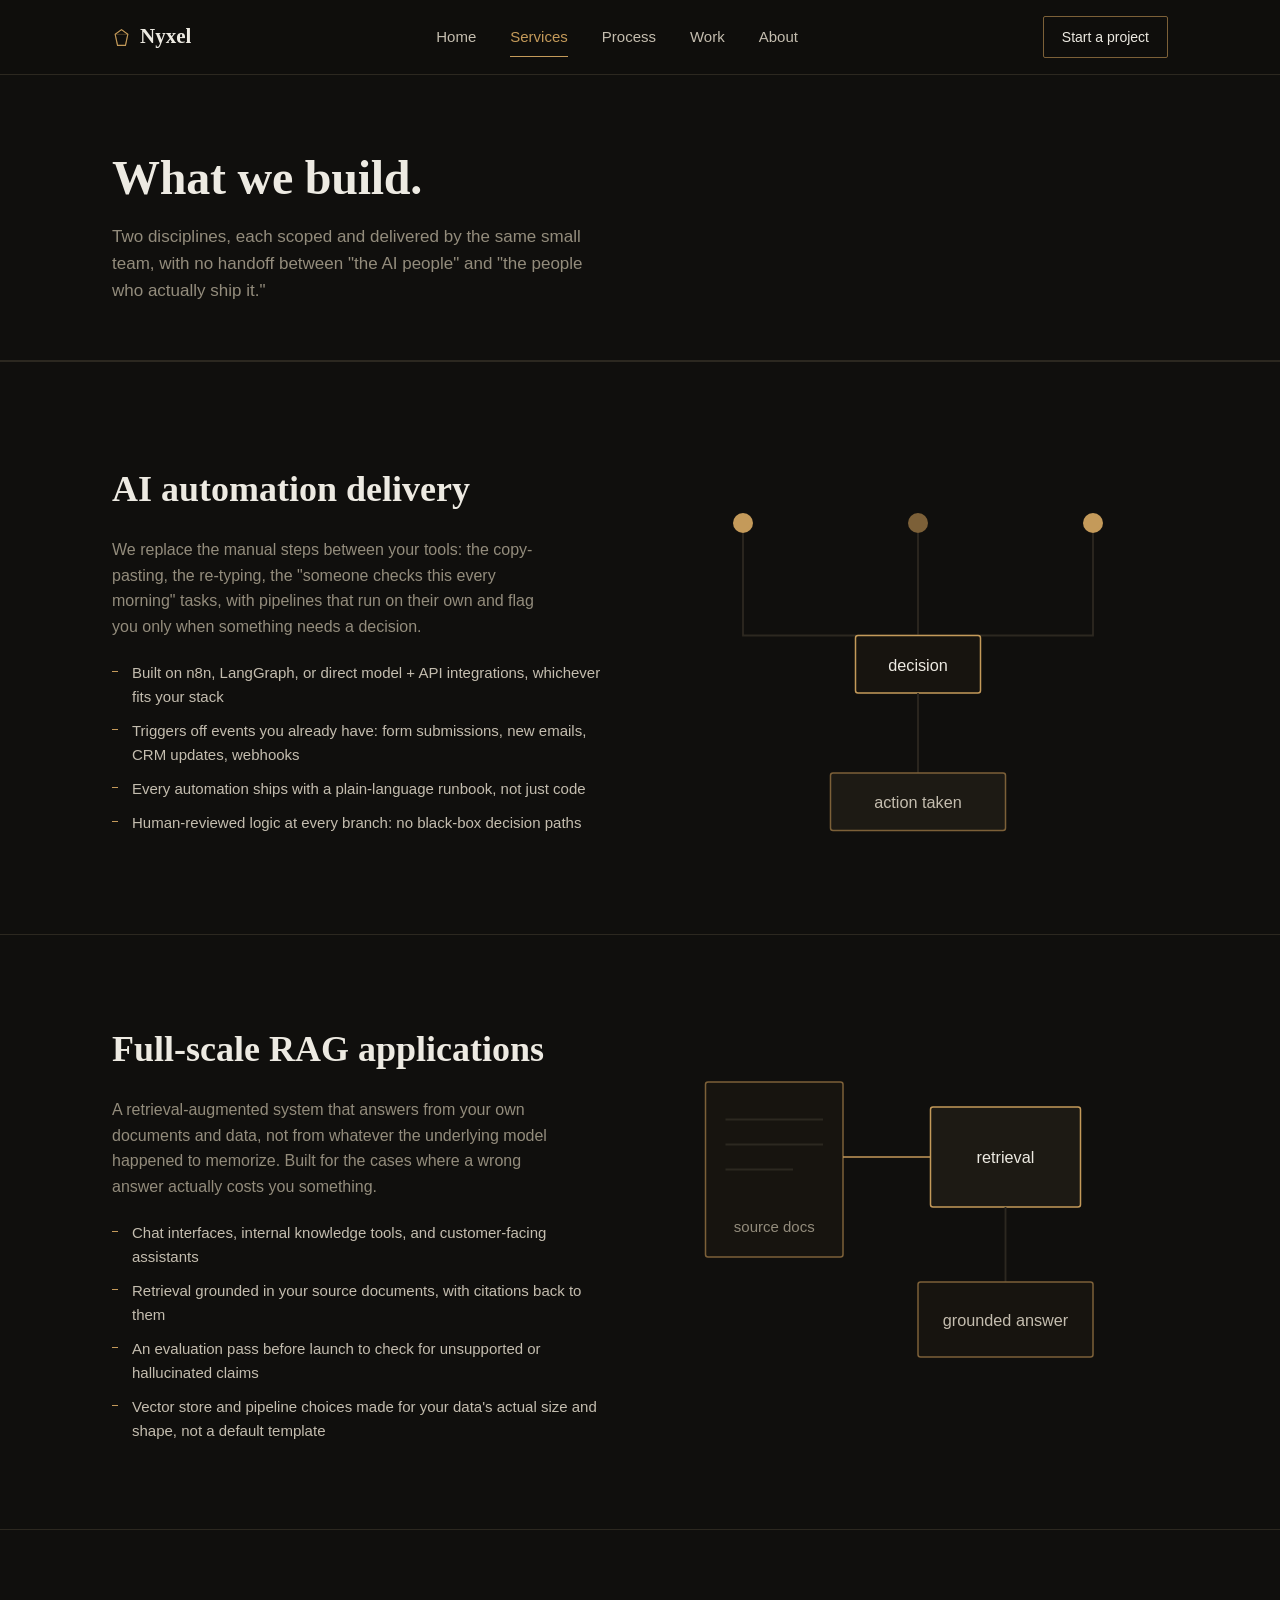
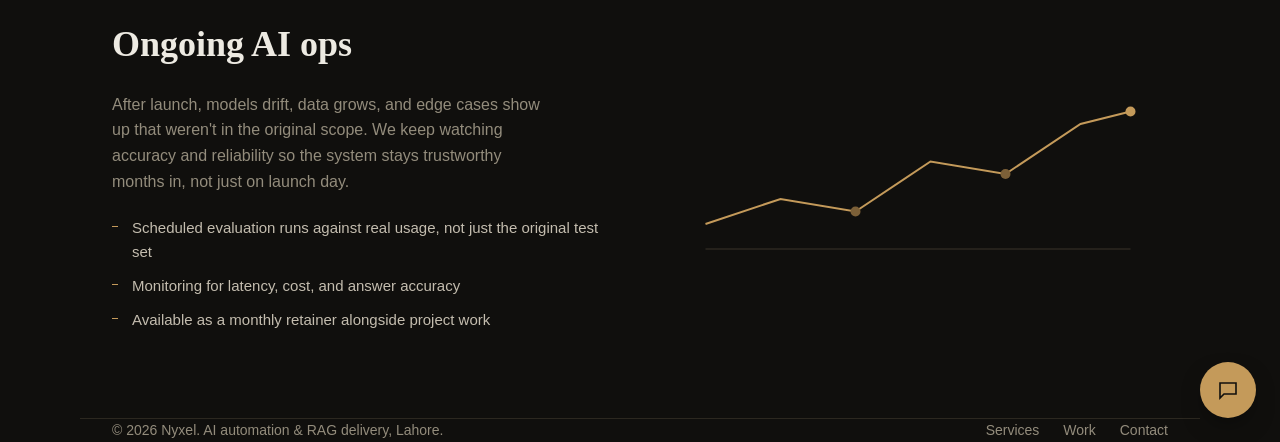
<file: services.html>
<!DOCTYPE html>
<html lang="en">
<head>
<meta charset="UTF-8">
<meta name="viewport" content="width=device-width, initial-scale=1.0">
<title>Services | Nyxel</title>
<meta name="description" content="Nyxel's two disciplines: AI automation delivery and full-scale RAG applications, explained in detail.">
<link rel="stylesheet" href="css/style.css">
</head>
<body>

<header>
  <nav class="wrap">
    <a class="logo" href="index.html">
      <svg viewBox="0 0 24 24" fill="none"><path d="M12 2L20 8L17 22H7L4 8L12 2Z" stroke="#C49A5A" stroke-width="1.4"/><path d="M12 2L20 8M12 2L4 8M20 8L17 22M20 8H4M4 8L7 22M7 22H17" stroke="#C49A5A" stroke-width="0.7" opacity="0.6"/></svg>
      Nyxel
    </a>
    <div class="navlinks">
      <a href="index.html">Home</a>
      <a href="services.html" class="active">Services</a>
      <a href="process.html">Process</a>
      <a href="work.html">Work</a>
      <a href="about.html">About</a>
    </div>
    <a class="nav-cta" href="contact.html">Start a project</a>
  </nav>
</header>


<section class="page-header">
  <div class="wrap">
    <h1>What we build.</h1>
    <p>Two disciplines, each scoped and delivered by the same small team, with no handoff between "the AI people" and "the people who actually ship it."</p>
  </div>
</section>

<section class="feature-block" id="automation">
  <div class="wrap">
    <div class="feature-grid">
      <div class="feature-copy">
        <h2>AI automation delivery</h2>
        <p>We replace the manual steps between your tools: the copy-pasting, the re-typing, the "someone checks this every morning" tasks, with pipelines that run on their own and flag you only when something needs a decision.</p>
        <ul class="feature-list">
          <li>Built on n8n, LangGraph, or direct model + API integrations, whichever fits your stack</li>
          <li>Triggers off events you already have: form submissions, new emails, CRM updates, webhooks</li>
          <li>Every automation ships with a plain-language runbook, not just code</li>
          <li>Human-reviewed logic at every branch: no black-box decision paths</li>
        </ul>
      </div>
      <div class="feature-art">
        <svg viewBox="0 0 400 320" fill="none">
          <circle cx="60" cy="60" r="8" fill="#C49A5A"/>
          <circle cx="200" cy="60" r="8" fill="#7C6038"/>
          <circle cx="340" cy="60" r="8" fill="#C49A5A"/>
          <path d="M60 68 V150 H200 V68" stroke="#2C2820" stroke-width="1.5" fill="none"/>
          <path d="M340 68 V150 H200" stroke="#2C2820" stroke-width="1.5" fill="none"/>
          <rect x="150" y="150" width="100" height="46" rx="2" stroke="#C49A5A" stroke-width="1.2" fill="#17140F"/>
          <text x="200" y="178" fill="#EDEAE2" font-size="13" text-anchor="middle" font-family="sans-serif">decision</text>
          <path d="M200 196 V260" stroke="#2C2820" stroke-width="1.5"/>
          <rect x="130" y="260" width="140" height="46" rx="2" stroke="#7C6038" stroke-width="1.2" fill="#1D1A14"/>
          <text x="200" y="288" fill="#C4BDAF" font-size="13" text-anchor="middle" font-family="sans-serif">action taken</text>
        </svg>
      </div>
    </div>
  </div>
</section>

<section class="feature-block" id="rag">
  <div class="wrap">
    <div class="feature-grid reverse">
      <div class="feature-copy">
        <h2>Full-scale RAG applications</h2>
        <p>A retrieval-augmented system that answers from your own documents and data, not from whatever the underlying model happened to memorize. Built for the cases where a wrong answer actually costs you something.</p>
        <ul class="feature-list">
          <li>Chat interfaces, internal knowledge tools, and customer-facing assistants</li>
          <li>Retrieval grounded in your source documents, with citations back to them</li>
          <li>An evaluation pass before launch to check for unsupported or hallucinated claims</li>
          <li>Vector store and pipeline choices made for your data's actual size and shape, not a default template</li>
        </ul>
      </div>
      <div class="feature-art">
        <svg viewBox="0 0 400 320" fill="none">
          <rect x="30" y="40" width="110" height="140" rx="2" stroke="#7C6038" stroke-width="1.2" fill="#17140F"/>
          <line x1="46" y1="70" x2="124" y2="70" stroke="#2C2820" stroke-width="1.5"/>
          <line x1="46" y1="90" x2="124" y2="90" stroke="#2C2820" stroke-width="1.5"/>
          <line x1="46" y1="110" x2="100" y2="110" stroke="#2C2820" stroke-width="1.5"/>
          <text x="85" y="160" fill="#938C7C" font-size="12" text-anchor="middle" font-family="sans-serif">source docs</text>
          <path d="M140 100 H210" stroke="#C49A5A" stroke-width="1.2"/>
          <rect x="210" y="60" width="120" height="80" rx="2" stroke="#C49A5A" stroke-width="1.2" fill="#1D1A14"/>
          <text x="270" y="105" fill="#EDEAE2" font-size="13" text-anchor="middle" font-family="sans-serif">retrieval</text>
          <path d="M270 140 V200" stroke="#2C2820" stroke-width="1.5"/>
          <rect x="200" y="200" width="140" height="60" rx="2" stroke="#7C6038" stroke-width="1.2" fill="#17140F"/>
          <text x="270" y="235" fill="#C4BDAF" font-size="13" text-anchor="middle" font-family="sans-serif">grounded answer</text>
        </svg>
      </div>
    </div>
  </div>
</section>

<section class="feature-block">
  <div class="wrap">
    <div class="feature-grid">
      <div class="feature-copy">
        <h2>Ongoing AI ops</h2>
        <p>After launch, models drift, data grows, and edge cases show up that weren't in the original scope. We keep watching accuracy and reliability so the system stays trustworthy months in, not just on launch day.</p>
        <ul class="feature-list">
          <li>Scheduled evaluation runs against real usage, not just the original test set</li>
          <li>Monitoring for latency, cost, and answer accuracy</li>
          <li>Available as a monthly retainer alongside project work</li>
        </ul>
      </div>
      <div class="feature-art">
        <svg viewBox="0 0 400 200" fill="none">
          <line x1="30" y1="160" x2="370" y2="160" stroke="#2C2820" stroke-width="1.2"/>
          <polyline points="30,140 90,120 150,130 210,90 270,100 330,60 370,50" stroke="#C49A5A" stroke-width="1.6" fill="none"/>
          <circle cx="150" cy="130" r="4" fill="#7C6038"/>
          <circle cx="270" cy="100" r="4" fill="#7C6038"/>
          <circle cx="370" cy="50" r="4" fill="#C49A5A"/>
        </svg>
      </div>
    </div>
  </div>
</section>


<footer class="wrap">
  <div>&copy; 2026 Nyxel. AI automation &amp; RAG delivery, Lahore.</div>
  <div class="foot-links">
    <a href="services.html">Services</a>
    <a href="work.html">Work</a>
    <a href="contact.html">Contact</a>
  </div>
</footer>

<div id="faq-widget">
  <button id="faq-toggle" aria-label="Open chat" aria-expanded="false">
    <svg id="faq-icon-open" viewBox="0 0 24 24" fill="none" stroke="currentColor" stroke-width="1.6"><path d="M4 5h16v11H8l-4 4V5z"/></svg>
    <svg id="faq-icon-close" viewBox="0 0 24 24" fill="none" stroke="currentColor" stroke-width="1.6" style="display:none"><path d="M6 6l12 12M18 6L6 18"/></svg>
  </button>

  <div id="faq-panel" role="dialog" aria-label="Nyxel FAQ chat">
    <div id="faq-header">
      <div>
        <div id="faq-title">Ask Nyxel</div>
        <div id="faq-subtitle">Rates, process, and services: quick answers</div>
      </div>
    </div>
    <div id="faq-messages"></div>
    <div id="faq-chips"></div>
    <form id="faq-form">
      <input id="faq-input" type="text" placeholder="Ask about pricing, RAG, timelines…" autocomplete="off">
      <button type="submit" aria-label="Send">
        <svg viewBox="0 0 24 24" fill="none" stroke="currentColor" stroke-width="1.8"><path d="M4 12h16M13 5l7 7-7 7"/></svg>
      </button>
    </form>
  </div>
</div>

<script src="js/script.js"></script>
</body>
</html>
</file>
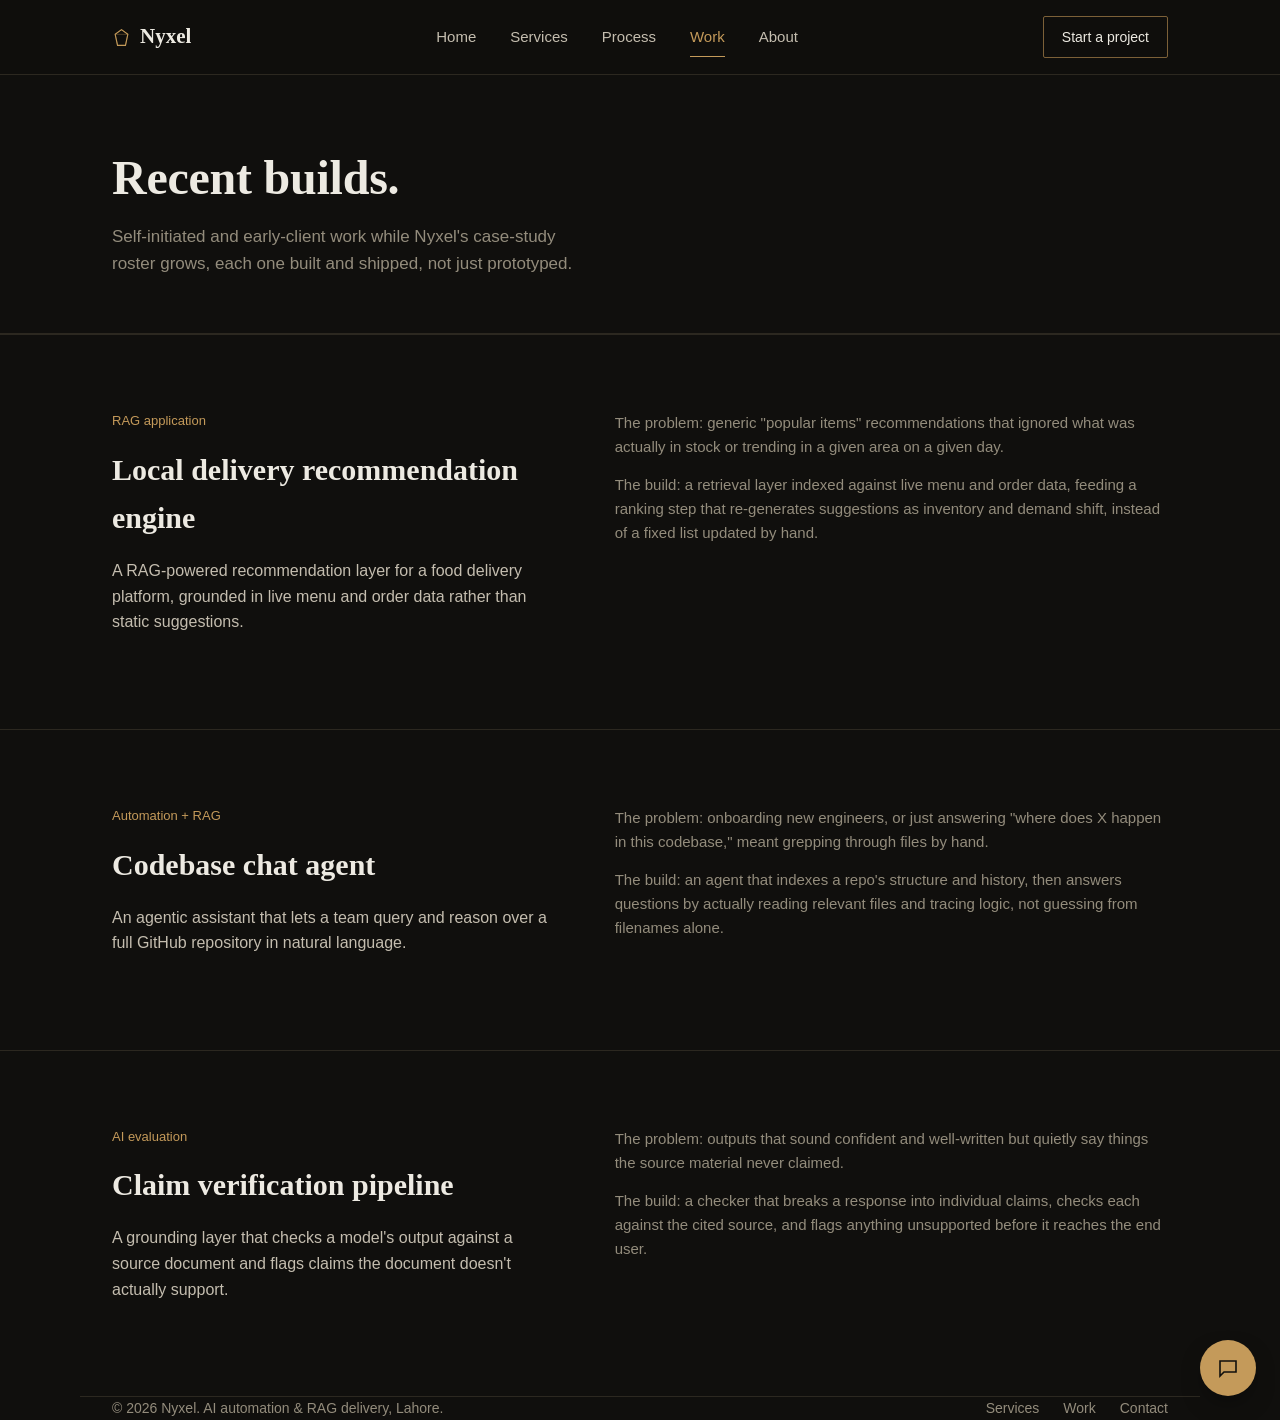
<file: work.html>
<!DOCTYPE html>
<html lang="en">
<head>
<meta charset="UTF-8">
<meta name="viewport" content="width=device-width, initial-scale=1.0">
<title>Work | Nyxel</title>
<meta name="description" content="Recent builds from Nyxel: automation pipelines and RAG applications, explained in detail.">
<link rel="stylesheet" href="css/style.css">
</head>
<body>

<header>
  <nav class="wrap">
    <a class="logo" href="index.html">
      <svg viewBox="0 0 24 24" fill="none"><path d="M12 2L20 8L17 22H7L4 8L12 2Z" stroke="#C49A5A" stroke-width="1.4"/><path d="M12 2L20 8M12 2L4 8M20 8L17 22M20 8H4M4 8L7 22M7 22H17" stroke="#C49A5A" stroke-width="0.7" opacity="0.6"/></svg>
      Nyxel
    </a>
    <div class="navlinks">
      <a href="index.html">Home</a>
      <a href="services.html">Services</a>
      <a href="process.html">Process</a>
      <a href="work.html" class="active">Work</a>
      <a href="about.html">About</a>
    </div>
    <a class="nav-cta" href="contact.html">Start a project</a>
  </nav>
</header>


<section class="page-header">
  <div class="wrap">
    <h1>Recent builds.</h1>
    <p>Self-initiated and early-client work while Nyxel's case-study roster grows, each one built and shipped, not just prototyped.</p>
  </div>
</section>

<article class="case">
  <div class="wrap">
    <div class="case-grid">
      <div>
        <div class="case-tag">RAG application</div>
        <h2>Local delivery recommendation engine</h2>
        <p class="lede">A RAG-powered recommendation layer for a food delivery platform, grounded in live menu and order data rather than static suggestions.</p>
      </div>
      <div class="case-detail">
        <p>The problem: generic "popular items" recommendations that ignored what was actually in stock or trending in a given area on a given day.</p>
        <p>The build: a retrieval layer indexed against live menu and order data, feeding a ranking step that re-generates suggestions as inventory and demand shift, instead of a fixed list updated by hand.</p>
      </div>
    </div>
  </div>
</article>

<article class="case">
  <div class="wrap">
    <div class="case-grid">
      <div>
        <div class="case-tag">Automation + RAG</div>
        <h2>Codebase chat agent</h2>
        <p class="lede">An agentic assistant that lets a team query and reason over a full GitHub repository in natural language.</p>
      </div>
      <div class="case-detail">
        <p>The problem: onboarding new engineers, or just answering "where does X happen in this codebase," meant grepping through files by hand.</p>
        <p>The build: an agent that indexes a repo's structure and history, then answers questions by actually reading relevant files and tracing logic, not guessing from filenames alone.</p>
      </div>
    </div>
  </div>
</article>

<article class="case">
  <div class="wrap">
    <div class="case-grid">
      <div>
        <div class="case-tag">AI evaluation</div>
        <h2>Claim verification pipeline</h2>
        <p class="lede">A grounding layer that checks a model's output against a source document and flags claims the document doesn't actually support.</p>
      </div>
      <div class="case-detail">
        <p>The problem: outputs that sound confident and well-written but quietly say things the source material never claimed.</p>
        <p>The build: a checker that breaks a response into individual claims, checks each against the cited source, and flags anything unsupported before it reaches the end user.</p>
      </div>
    </div>
  </div>
</article>


<footer class="wrap">
  <div>&copy; 2026 Nyxel. AI automation &amp; RAG delivery, Lahore.</div>
  <div class="foot-links">
    <a href="services.html">Services</a>
    <a href="work.html">Work</a>
    <a href="contact.html">Contact</a>
  </div>
</footer>

<div id="faq-widget">
  <button id="faq-toggle" aria-label="Open chat" aria-expanded="false">
    <svg id="faq-icon-open" viewBox="0 0 24 24" fill="none" stroke="currentColor" stroke-width="1.6"><path d="M4 5h16v11H8l-4 4V5z"/></svg>
    <svg id="faq-icon-close" viewBox="0 0 24 24" fill="none" stroke="currentColor" stroke-width="1.6" style="display:none"><path d="M6 6l12 12M18 6L6 18"/></svg>
  </button>

  <div id="faq-panel" role="dialog" aria-label="Nyxel FAQ chat">
    <div id="faq-header">
      <div>
        <div id="faq-title">Ask Nyxel</div>
        <div id="faq-subtitle">Rates, process, and services: quick answers</div>
      </div>
    </div>
    <div id="faq-messages"></div>
    <div id="faq-chips"></div>
    <form id="faq-form">
      <input id="faq-input" type="text" placeholder="Ask about pricing, RAG, timelines…" autocomplete="off">
      <button type="submit" aria-label="Send">
        <svg viewBox="0 0 24 24" fill="none" stroke="currentColor" stroke-width="1.8"><path d="M4 12h16M13 5l7 7-7 7"/></svg>
      </button>
    </form>
  </div>
</div>

<script src="js/script.js"></script>
</body>
</html>
</file>
<file: css/style.css>
:root{
  --bg: #100F0D;
  --surface: #17140F;
  --surface-2: #1D1A14;
  --line: #2C2820;
  --stone: #C4BDAF;
  --text: #EDEAE2;
  --text-dim: #938C7C;
  --brass: #C49A5A;
  --brass-dim: #7C6038;
  --clay: #A85C3E;
  --serif: Georgia, "Iowan Old Style", "Palatino Linotype", serif;
  --sans: -apple-system, BlinkMacSystemFont, "Segoe UI", Helvetica, Arial, sans-serif;
}

* { box-sizing: border-box; margin: 0; padding: 0; }
html { scroll-behavior: smooth; }
body {
  background: var(--bg);
  color: var(--text);
  font-family: var(--sans);
  line-height: 1.6;
  -webkit-font-smoothing: antialiased;
  animation: pageIn .45s ease both;
}
@keyframes pageIn {
  from { opacity: 0; transform: translateY(6px); }
  to { opacity: 1; transform: translateY(0); }
}
a { color: inherit; text-decoration: none; }
::selection { background: var(--brass); color: #100F0D; }
img, svg { display: block; max-width: 100%; }

.wrap { max-width: 1120px; margin: 0 auto; padding: 0 32px; }

/* ---------- NAV ---------- */
header {
  position: sticky; top: 0; z-index: 50;
  background: rgba(16,15,13,0.9);
  backdrop-filter: blur(10px);
  border-bottom: 1px solid var(--line);
}
nav.wrap { display: flex; align-items: center; justify-content: space-between; height: 74px; }
.logo { font-family: var(--serif); font-size: 21px; font-weight: 700; display: flex; align-items: center; gap: 9px; }
.logo svg { width: 19px; height: 19px; }
.navlinks { display: flex; gap: 34px; font-size: 15px; color: var(--stone); }
.navlinks a { position: relative; padding: 4px 0; transition: color .25s ease; }
.navlinks a::after {
  content: ""; position: absolute; left: 0; bottom: -4px; height: 1px; background: var(--brass);
  width: 100%; transform: scaleX(0); transform-origin: left; transition: transform .3s cubic-bezier(.4,0,.2,1);
}
.navlinks a:hover { color: var(--text); }
.navlinks a:hover::after { transform: scaleX(1); }
.navlinks a.active { color: var(--brass); }
.navlinks a.active::after { transform: scaleX(1); background: var(--brass); }
.nav-cta {
  border: 1px solid var(--brass-dim); padding: 9px 18px; border-radius: 2px;
  font-size: 14px; transition: border-color .25s ease, background .25s ease, color .25s ease, transform .15s ease;
}
.nav-cta:hover { background: var(--brass); border-color: var(--brass); color: #100F0D; }
.nav-cta:active { transform: scale(0.96); }
.nav-toggle { display: none; }

/* ---------- PAGE HEADER (non-home pages) ---------- */
.page-header { padding: 76px 0 56px; border-bottom: 1px solid var(--line); }
.page-header h1 {
  font-family: var(--serif); font-weight: 700; font-size: clamp(32px, 4.4vw, 48px);
  line-height: 1.12; max-width: 18ch;
}
.page-header p { margin-top: 18px; color: var(--text-dim); font-size: 17px; max-width: 52ch; }

/* ---------- HERO (home) ---------- */
.hero { padding: 100px 0 88px; }
.hero-grid { display: grid; grid-template-columns: 1.15fr 0.85fr; gap: 40px; align-items: center; }
.eyebrow { color: var(--brass); font-size: 15px; margin-bottom: 22px; }
h1 {
  font-family: var(--serif); font-weight: 700; font-size: clamp(36px, 5vw, 58px);
  line-height: 1.1; letter-spacing: -0.005em; max-width: 15ch;
}
.hero-sub { margin-top: 24px; font-size: 18px; color: var(--stone); max-width: 46ch; }
.hero-actions { margin-top: 38px; display: flex; gap: 16px; align-items: center; flex-wrap: wrap; }
.btn-primary {
  background: var(--brass); color: #100F0D; padding: 14px 26px; border-radius: 2px;
  font-size: 15px; font-weight: 600; display: inline-block;
  transition: background .25s ease, transform .15s ease, box-shadow .25s ease;
}
.btn-primary:hover { background: #D6AD70; transform: translateY(-2px); box-shadow: 0 8px 20px -8px rgba(196,154,90,0.5); }
.btn-primary:active { transform: translateY(0) scale(0.97); }
.btn-ghost {
  color: var(--stone); font-size: 15px; padding: 14px 4px; border-bottom: 1px solid var(--line);
  transition: color .25s ease, border-color .25s ease;
}
.btn-ghost:hover { color: var(--text); border-color: var(--brass-dim); }
.facet-art { width: 100%; height: auto; }
.hero-meta { margin-top: 60px; display: flex; gap: 48px; border-top: 1px solid var(--line); padding-top: 26px; flex-wrap: wrap; }
.hero-meta .num { font-family: var(--serif); font-size: 27px; color: var(--brass); }
.hero-meta .lbl { font-size: 13px; color: var(--text-dim); margin-top: 4px; }

/* ---------- HOME: service preview (asymmetric, not a card grid) ---------- */
.preview { padding: 92px 0; border-top: 1px solid var(--line); }
.preview-intro { display: grid; grid-template-columns: 2fr 1fr; gap: 40px; margin-bottom: 56px; }
.preview-intro h2 { font-family: var(--serif); font-weight: 700; font-size: clamp(26px, 3.2vw, 36px); line-height: 1.2; }
.preview-intro p { color: var(--text-dim); font-size: 16px; align-self: end; }
.preview-rows { display: flex; flex-direction: column; }
.preview-row {
  display: grid; grid-template-columns: 60px 1fr auto; gap: 22px; align-items: center;
  padding: 26px 0; border-top: 1px solid var(--line);
}
.preview-row:last-child { border-bottom: 1px solid var(--line); }
.preview-row .mark { width: 26px; height: 26px; color: var(--brass); }
.preview-row h3 { font-size: 19px; font-weight: 600; }
.preview-row p { color: var(--text-dim); font-size: 14.5px; margin-top: 4px; max-width: 56ch; }
.preview-row .go { color: var(--text-dim); font-size: 14px; white-space: nowrap; transition: color .2s ease; }
.preview-row:hover .go { color: var(--brass); }

/* ---------- SERVICES page: alternating feature blocks ---------- */
.feature-block { padding: 86px 0; border-top: 1px solid var(--line); }
.feature-grid { display: grid; grid-template-columns: 1fr 1fr; gap: 56px; align-items: center; }
.feature-grid.reverse .feature-art { order: 2; }
.feature-grid.reverse .feature-copy { order: 1; }
.feature-copy h2 { font-family: var(--serif); font-weight: 700; font-size: clamp(26px, 3.4vw, 36px); margin-bottom: 18px; }
.feature-copy p { color: var(--text-dim); font-size: 16px; margin-bottom: 22px; max-width: 50ch; }
.feature-list { display: flex; flex-direction: column; gap: 10px; }
.feature-list li { list-style: none; padding-left: 20px; position: relative; color: var(--stone); font-size: 15px; }
.feature-list li::before { content: ""; position: absolute; left: 0; top: 10px; width: 6px; height: 1px; background: var(--brass); }
.feature-art svg { width: 100%; }

/* ---------- PROCESS ---------- */
.process { padding: 86px 0; }
.process-row { display: grid; grid-template-columns: 90px 1fr 1fr; gap: 24px; padding: 32px 0; border-top: 1px solid var(--line); align-items: start; }
.process-row:last-child { border-bottom: 1px solid var(--line); }
.process-num { font-family: var(--serif); font-size: 15px; color: var(--brass); }
.process-row h3 { font-size: 19px; font-weight: 600; margin-bottom: 6px; }
.process-row p { color: var(--text-dim); font-size: 15px; max-width: 48ch; }
.process-row .deliverable { margin-top: 12px; font-size: 13px; color: var(--text-dim); }
.process-row .deliverable span { color: var(--brass); }

/* ---------- WORK page ---------- */
.case { padding: 76px 0; border-top: 1px solid var(--line); }
.case-grid { display: grid; grid-template-columns: 0.9fr 1.1fr; gap: 50px; align-items: start; }
.case-tag { font-size: 13px; color: var(--brass); margin-bottom: 14px; }
.case-grid h2 { font-family: var(--serif); font-weight: 700; font-size: clamp(24px, 3vw, 30px); margin-bottom: 16px; }
.case-grid .lede { color: var(--stone); font-size: 16px; margin-bottom: 18px; }
.case-detail p { color: var(--text-dim); font-size: 15px; margin-bottom: 14px; }
.case-detail p:last-child { margin-bottom: 0; }

/* ---------- ABOUT ---------- */
.about-body { padding: 86px 0; }
.about-grid { display: grid; grid-template-columns: 1fr 1fr; gap: 64px; }
.about-grid p { color: var(--stone); font-size: 17px; margin-bottom: 20px; line-height: 1.7; }
.about-grid p:last-child { margin-bottom: 0; }
.about-stats { display: flex; flex-direction: column; gap: 0; }
.about-stat { padding: 24px 0; border-top: 1px solid var(--line); }
.about-stats .about-stat:last-child { border-bottom: 1px solid var(--line); }
.about-stat .lbl { font-size: 14px; color: var(--text-dim); }
.about-stat .val { font-family: var(--serif); font-size: 20px; margin-top: 4px; }

/* ---------- CONTACT ---------- */
.contact-grid { display: grid; grid-template-columns: 1fr 1fr; gap: 64px; padding: 86px 0; }
.contact-grid h2 { font-family: var(--serif); font-size: clamp(28px, 3.6vw, 38px); font-weight: 700; line-height: 1.15; }
.contact-grid > div:first-child p { color: var(--text-dim); margin-top: 18px; max-width: 40ch; }
.contact-grid > div:first-child .contact-line { margin-top: 32px; font-size: 15px; color: var(--stone); }
.contact-grid > div:first-child .contact-line a { color: var(--brass); }
form { display: flex; flex-direction: column; gap: 18px; }
label { font-size: 13px; color: var(--text-dim); margin-bottom: 6px; display: block; }
input, textarea, select {
  width: 100%; background: var(--surface); border: 1px solid var(--line); color: var(--text);
  padding: 13px 14px; border-radius: 2px; font-family: var(--sans); font-size: 15px;
}
input:focus, textarea:focus, select:focus { outline: none; border-color: var(--brass-dim); }
textarea { resize: vertical; min-height: 100px; }
.submit-btn {
  align-self: flex-start; background: var(--brass); color: #100F0D; border: none;
  padding: 14px 28px; border-radius: 2px; font-size: 15px; font-weight: 600; cursor: pointer;
  transition: background .25s ease, transform .15s ease, box-shadow .25s ease;
}
.submit-btn:hover:not(:disabled) { background: #D6AD70; transform: translateY(-2px); box-shadow: 0 8px 20px -8px rgba(196,154,90,0.5); }
.submit-btn:active:not(:disabled) { transform: translateY(0) scale(0.97); }
.submit-btn:disabled { opacity: 0.7; cursor: default; }

footer { border-top: 1px solid var(--line); padding: 40px 0; display: flex; justify-content: space-between; align-items: center; color: var(--text-dim); font-size: 14px; flex-wrap: wrap; gap: 12px; }
footer .foot-links { display: flex; gap: 24px; }

@media (max-width: 860px) {
  .navlinks { display: none; }
  .hero-grid, .preview-intro, .feature-grid, .case-grid, .about-grid, .contact-grid { grid-template-columns: 1fr; }
  .feature-grid.reverse .feature-art, .feature-grid.reverse .feature-copy { order: initial; }
  .facet-art { max-width: 280px; margin: 0 auto; }
  .process-row { grid-template-columns: 44px 1fr; }
  .process-row p, .process-row .deliverable { grid-column: 2; }
  .preview-row { grid-template-columns: 40px 1fr; }
  .preview-row .go { display: none; }
}

/* ---------- SCROLL REVEAL ---------- */
.reveal {
  opacity: 0; transform: translateY(22px);
  transition: opacity .7s cubic-bezier(.4,0,.2,1), transform .7s cubic-bezier(.4,0,.2,1);
}
.reveal.in-view { opacity: 1; transform: translateY(0); }

.preview-row:hover { background: rgba(196,154,90,0.03); }
.preview-row .mark { transition: transform .3s ease; }
.preview-row:hover .mark { transform: translateY(-2px); }

.process-row { transition: background .25s ease; }
.process-row:hover { background: rgba(196,154,90,0.03); }

.case { transition: background .25s ease; }
.case:hover { background: rgba(196,154,90,0.02); }

/* subtle continuous motion on the service diagrams, only once revealed */
.feature-art svg circle { transition: r .3s ease; }
.feature-art.in-view svg circle {
  animation: dotPulse 3.2s ease-in-out infinite;
}
.feature-art.in-view svg circle:nth-of-type(2) { animation-delay: .4s; }
.feature-art.in-view svg circle:nth-of-type(3) { animation-delay: .8s; }
@keyframes dotPulse {
  0%, 100% { opacity: 1; }
  50% { opacity: .55; }
}
.feature-art:hover svg { transform: translateY(-3px); }
.feature-art svg { transition: transform .35s cubic-bezier(.4,0,.2,1); }

@media (prefers-reduced-motion: reduce) {
  html { scroll-behavior: auto; }
  * { transition: none !important; animation: none !important; }
  .reveal { opacity: 1; transform: none; }
}

/* ---------- FAQ CHAT WIDGET ---------- */
#faq-widget { position: fixed; right: 24px; bottom: 24px; z-index: 200; }

#faq-toggle {
  width: 56px; height: 56px; border-radius: 50%;
  background: var(--brass); color: #100F0D; border: none; cursor: pointer;
  display: flex; align-items: center; justify-content: center;
  box-shadow: 0 10px 24px -8px rgba(0,0,0,0.5);
  transition: transform .2s ease, background .2s ease;
}
#faq-toggle:hover { transform: translateY(-2px); background: #D6AD70; }
#faq-toggle:active { transform: translateY(0) scale(0.95); }
#faq-toggle svg { width: 24px; height: 24px; }

#faq-panel {
  position: absolute; right: 0; bottom: 72px;
  width: 340px; max-width: calc(100vw - 48px);
  height: 460px; max-height: calc(100vh - 140px);
  background: var(--surface); border: 1px solid var(--line); border-radius: 8px;
  display: flex; flex-direction: column; overflow: hidden;
  box-shadow: 0 20px 48px -12px rgba(0,0,0,0.6);
  opacity: 0; transform: translateY(12px) scale(0.98); pointer-events: none;
  transition: opacity .25s ease, transform .25s ease;
}
#faq-widget.open #faq-panel { opacity: 1; transform: translateY(0) scale(1); pointer-events: auto; }

#faq-header { padding: 16px 18px; border-bottom: 1px solid var(--line); }
#faq-title { font-family: var(--serif); font-size: 16px; font-weight: 700; }
#faq-subtitle { font-size: 12.5px; color: var(--text-dim); margin-top: 2px; }

#faq-messages { flex: 1; overflow-y: auto; padding: 14px 16px; display: flex; flex-direction: column; gap: 10px; }
.faq-msg { max-width: 84%; font-size: 14px; line-height: 1.5; padding: 10px 13px; border-radius: 10px; }
.faq-msg.bot { align-self: flex-start; background: var(--surface-2); color: var(--text); border-bottom-left-radius: 2px; }
.faq-msg.user { align-self: flex-end; background: var(--brass); color: #100F0D; border-bottom-right-radius: 2px; }
.faq-msg a { color: var(--brass); text-decoration: underline; }
.faq-msg.user a { color: #100F0D; }

#faq-chips { display: flex; flex-wrap: wrap; gap: 6px; padding: 0 16px 12px; }
.faq-chip {
  font-size: 12px; color: var(--stone); background: var(--surface-2); border: 1px solid var(--line);
  border-radius: 100px; padding: 6px 11px; cursor: pointer; transition: border-color .2s ease, color .2s ease;
}
.faq-chip:hover { border-color: var(--brass-dim); color: var(--text); }

#faq-form { display: flex; gap: 8px; padding: 12px; border-top: 1px solid var(--line); }
#faq-input {
  flex: 1; background: var(--surface-2); border: 1px solid var(--line); color: var(--text);
  padding: 10px 12px; border-radius: 6px; font-family: var(--sans); font-size: 14px;
}
#faq-input:focus { outline: none; border-color: var(--brass-dim); }
#faq-form button {
  width: 38px; height: 38px; border-radius: 6px; background: var(--brass); color: #100F0D;
  border: none; cursor: pointer; display: flex; align-items: center; justify-content: center;
  flex-shrink: 0; transition: background .2s ease;
}
#faq-form button:hover { background: #D6AD70; }
#faq-form button svg { width: 17px; height: 17px; }

@media (max-width: 480px) {
  #faq-panel { width: calc(100vw - 32px); right: -8px; }
  #faq-widget { right: 16px; bottom: 16px; }
}
</file>
